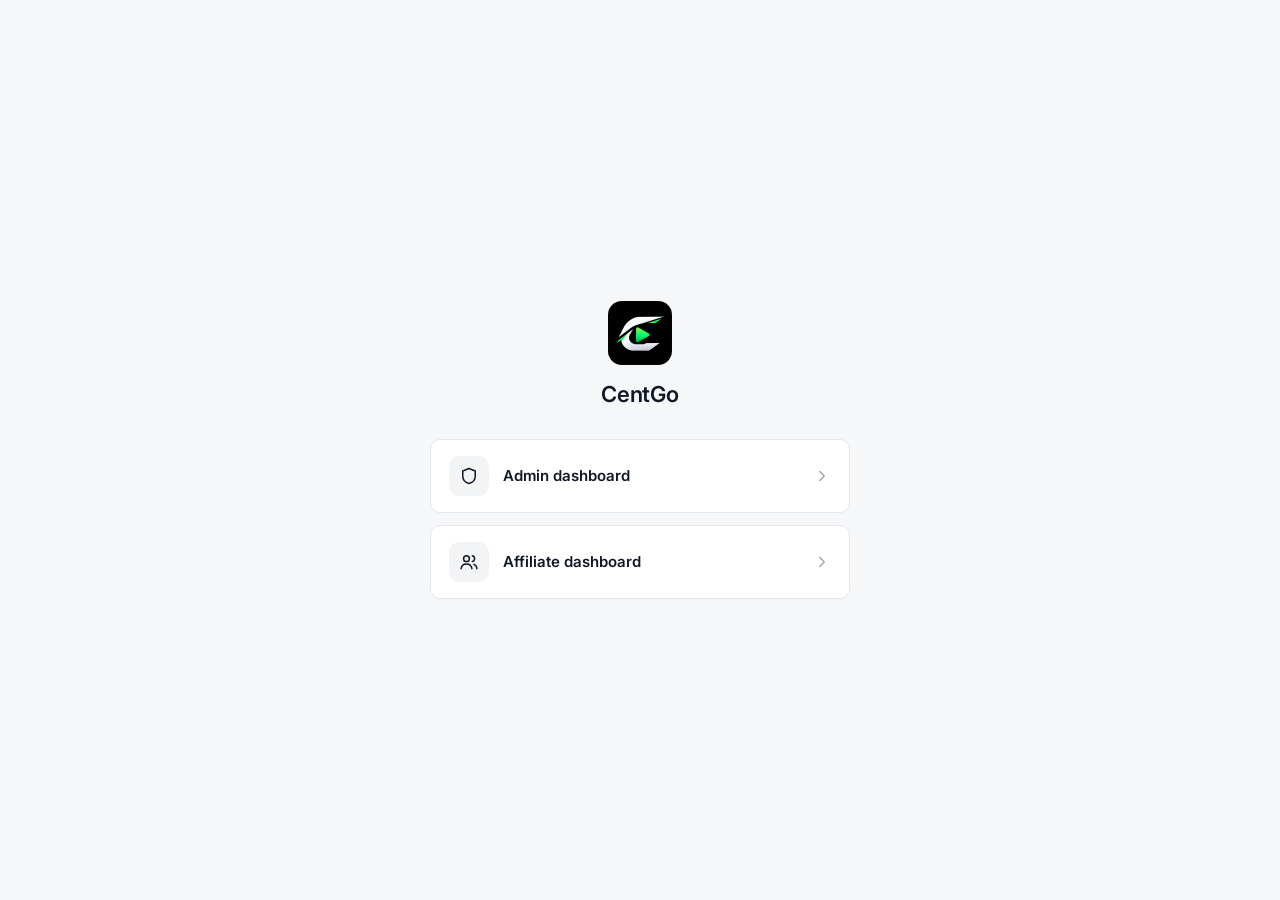
<file: index.html>
<!doctype html>
<html lang="en">
<head>
<meta charset="utf-8">
<meta name="viewport" content="width=device-width, initial-scale=1, viewport-fit=cover">
<meta name="theme-color" content="#0b0b0c">
<title>CentGo</title>
<link rel="preconnect" href="https://fonts.googleapis.com">
<link href="https://fonts.googleapis.com/css2?family=Inter:wght@400;500;600;700&display=swap" rel="stylesheet">
<link rel="icon" href="assets/logo.png">
<link rel="stylesheet" href="assets/styles.css">
<style>
  body{min-height:100vh;display:flex;align-items:center;justify-content:center;padding:24px 16px}
  .start{width:100%;max-width:420px;text-align:center}
  .start .brand-mark{width:44px;height:44px;font-size:16px;border-radius:10px;margin:0 auto 14px}
  .start h1{margin:0 0 28px;font-size:22px;font-weight:600;letter-spacing:-.01em}
  .choices{display:grid;gap:12px}
  .choice{display:flex;align-items:center;gap:14px;padding:16px 18px;text-align:left;font-weight:600;font-size:15px;transition:border-color .15s,box-shadow .15s}
  .choice:hover{border-color:var(--border-strong);box-shadow:0 4px 14px rgba(17,24,39,.06)}
  .choice:focus-visible{outline:0;border-color:var(--accent);box-shadow:0 0 0 3px var(--accent-soft)}
  .choice .ic{width:40px;height:40px;border-radius:10px;display:grid;place-items:center;background:#f3f4f6;color:var(--text)}
  .choice .ic svg.i{width:20px;height:20px}
  .choice .go{margin-left:auto;color:var(--text-3)}
</style>
</head>
<body>
<svg width="0" height="0" style="position:absolute">
  <defs>
    <symbol id="i-shield" viewBox="0 0 24 24"><path d="M12 3 4.5 6v6c0 4.5 3.2 8 7.5 9 4.3-1 7.5-4.5 7.5-9V6z"/></symbol>
    <symbol id="i-users" viewBox="0 0 24 24"><circle cx="9" cy="8" r="3.5"/><path d="M2.5 20c.6-3.4 3.2-5.5 6.5-5.5s5.9 2.1 6.5 5.5"/><path d="M16 4.6a3.5 3.5 0 0 1 0 6.8"/><path d="M18 14.8c1.9.7 3.2 2.6 3.5 5.2"/></symbol>
    <symbol id="i-chev" viewBox="0 0 24 24"><path d="m9 6 6 6-6 6"/></symbol>
  </defs>
</svg>
<main class="start">
  <img class="start-logo" src="assets/logo.png" alt="CentGo">
  <h1>CentGo</h1>
  <div class="choices">
    <a class="card choice" href="admin.html"><span class="ic"><svg class="i"><use href="#i-shield"/></svg></span>Admin dashboard<svg class="i go"><use href="#i-chev"/></svg></a>
    <a class="card choice" href="affiliate.html"><span class="ic"><svg class="i"><use href="#i-users"/></svg></span>Affiliate dashboard<svg class="i go"><use href="#i-chev"/></svg></a>
  </div>
</main>
</body>
</html>
</file>
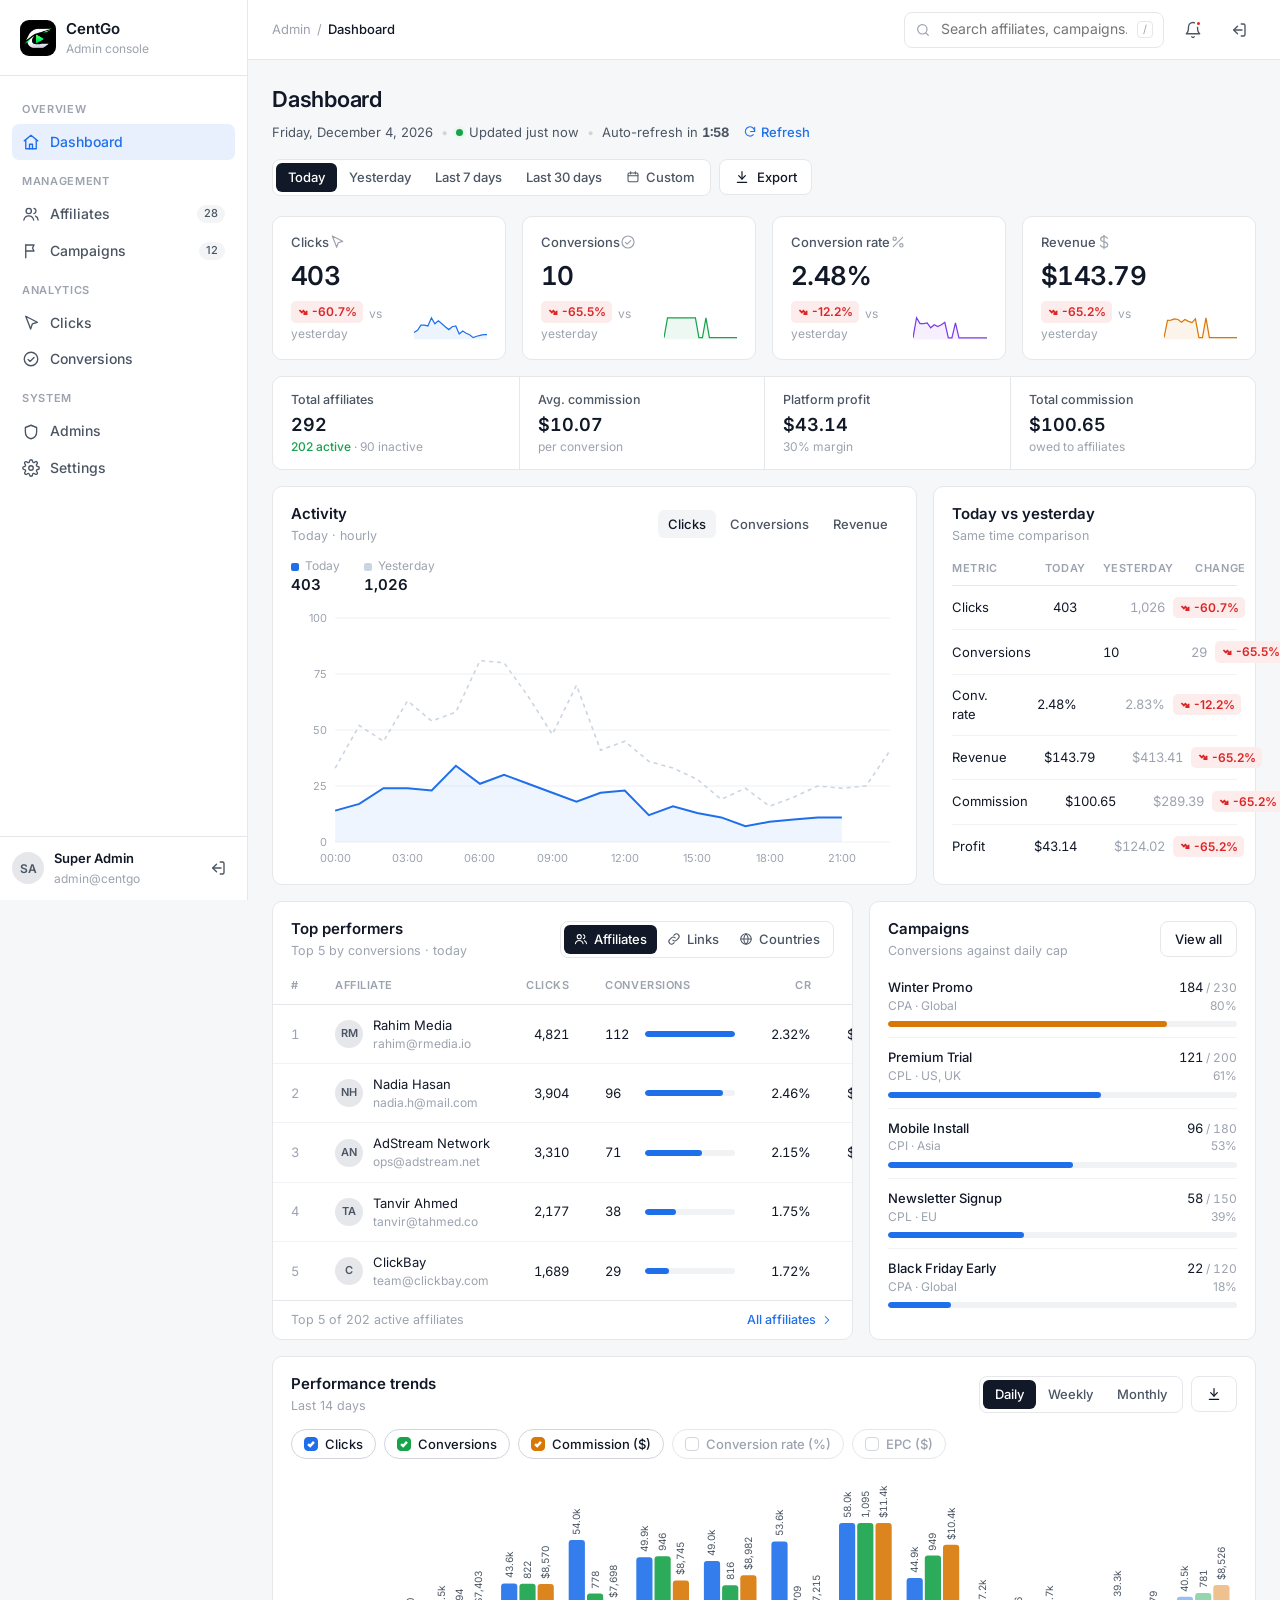
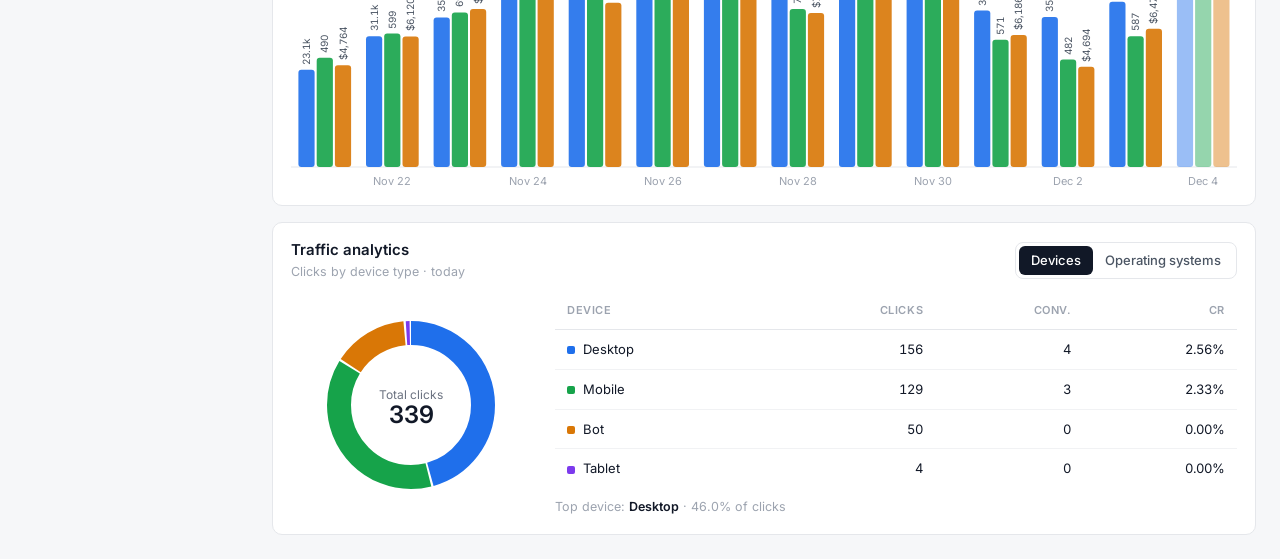
<file: admin.html>
<!doctype html>
<html lang="en">
<head>
<meta charset="utf-8">
<meta name="viewport" content="width=device-width, initial-scale=1, viewport-fit=cover">
<meta name="theme-color" content="#0b0b0c">
<title>CentGo Admin</title>
<link rel="preconnect" href="https://fonts.googleapis.com">
<link href="https://fonts.googleapis.com/css2?family=Inter:wght@400;500;600;700&display=swap" rel="stylesheet">
<link rel="icon" href="assets/logo.png">
<link rel="stylesheet" href="assets/styles.css">
</head>
<body>

<!-- SVG icon sprite -->
<svg width="0" height="0" style="position:absolute">
  <defs>
    <symbol id="i-home" viewBox="0 0 24 24"><path d="M3 10.5 12 3l9 7.5"/><path d="M5 9.5V21h14V9.5"/><path d="M10 21v-6h4v6"/></symbol>
    <symbol id="i-users" viewBox="0 0 24 24"><circle cx="9" cy="8" r="3.5"/><path d="M2.5 20c.6-3.4 3.2-5.5 6.5-5.5s5.9 2.1 6.5 5.5"/><path d="M16 4.6a3.5 3.5 0 0 1 0 6.8"/><path d="M18 14.8c1.9.7 3.2 2.6 3.5 5.2"/></symbol>
    <symbol id="i-flag" viewBox="0 0 24 24"><path d="M5 21V4"/><path d="M5 4h11l-2 4 2 4H5"/></symbol>
    <symbol id="i-file" viewBox="0 0 24 24"><path d="M14 3H6v18h12V7z"/><path d="M14 3v4h4"/><path d="M9 13h6M9 17h4"/></symbol>
    <symbol id="i-cursor" viewBox="0 0 24 24"><path d="m5 3 6.5 17 2.3-6.8L20.5 11z"/></symbol>
    <symbol id="i-check" viewBox="0 0 24 24"><circle cx="12" cy="12" r="9"/><path d="m8 12.5 2.7 2.7L16 10"/></symbol>
    <symbol id="i-shield" viewBox="0 0 24 24"><path d="M12 3 4.5 6v6c0 4.5 3.2 8 7.5 9 4.3-1 7.5-4.5 7.5-9V6z"/></symbol>
    <symbol id="i-gear" viewBox="0 0 24 24"><circle cx="12" cy="12" r="3"/><path d="M19.4 15a1.7 1.7 0 0 0 .3 1.8l.1.1a2 2 0 1 1-2.8 2.8l-.1-.1a1.7 1.7 0 0 0-1.8-.3 1.7 1.7 0 0 0-1 1.5V21a2 2 0 1 1-4 0v-.1a1.7 1.7 0 0 0-1.1-1.5 1.7 1.7 0 0 0-1.8.3l-.1.1a2 2 0 1 1-2.8-2.8l.1-.1a1.7 1.7 0 0 0 .3-1.8 1.7 1.7 0 0 0-1.5-1H3a2 2 0 1 1 0-4h.1a1.7 1.7 0 0 0 1.5-1.1 1.7 1.7 0 0 0-.3-1.8l-.1-.1a2 2 0 1 1 2.8-2.8l.1.1a1.7 1.7 0 0 0 1.8.3H9a1.7 1.7 0 0 0 1-1.5V3a2 2 0 1 1 4 0v.1a1.7 1.7 0 0 0 1 1.5 1.7 1.7 0 0 0 1.8-.3l.1-.1a2 2 0 1 1 2.8 2.8l-.1.1a1.7 1.7 0 0 0-.3 1.8V9a1.7 1.7 0 0 0 1.5 1H21a2 2 0 1 1 0 4h-.1a1.7 1.7 0 0 0-1.5 1z"/></symbol>
    <symbol id="i-logout" viewBox="0 0 24 24"><path d="M15 4h3a2 2 0 0 1 2 2v12a2 2 0 0 1-2 2h-3"/><path d="M10 17l-5-5 5-5"/><path d="M5 12h11"/></symbol>
    <symbol id="i-search" viewBox="0 0 24 24"><circle cx="11" cy="11" r="7"/><path d="m20 20-3.5-3.5"/></symbol>
    <symbol id="i-bell" viewBox="0 0 24 24"><path d="M6 8a6 6 0 1 1 12 0c0 7 3 9 3 9H3s3-2 3-9"/><path d="M10.3 21a1.9 1.9 0 0 0 3.4 0"/></symbol>
    <symbol id="i-menu" viewBox="0 0 24 24"><path d="M4 6h16M4 12h16M4 18h16"/></symbol>
    <symbol id="i-refresh" viewBox="0 0 24 24"><path d="M20 11a8 8 0 1 0-2.3 5.7"/><path d="M20 4v7h-7"/></symbol>
    <symbol id="i-download" viewBox="0 0 24 24"><path d="M12 4v11"/><path d="m7 10 5 5 5-5"/><path d="M5 20h14"/></symbol>
    <symbol id="i-percent" viewBox="0 0 24 24"><path d="M19 5 5 19"/><circle cx="7" cy="7" r="2.5"/><circle cx="17" cy="17" r="2.5"/></symbol>
    <symbol id="i-dollar" viewBox="0 0 24 24"><path d="M12 2v20"/><path d="M17 6.5c-.8-1.5-2.6-2.5-5-2.5-3 0-5 1.5-5 3.8 0 5.2 10.5 2.7 10.5 8.2 0 2.3-2.2 4-5.5 4-2.6 0-4.6-1.1-5.5-3"/></symbol>
    <symbol id="i-chev" viewBox="0 0 24 24"><path d="m9 6 6 6-6 6"/></symbol>
    <symbol id="i-plus" viewBox="0 0 24 24"><path d="M12 5v14M5 12h14"/></symbol>
    <symbol id="i-link" viewBox="0 0 24 24"><path d="M10 14a4.5 4.5 0 0 0 6.4 0l3-3a4.5 4.5 0 0 0-6.4-6.4l-1.2 1.2"/><path d="M14 10a4.5 4.5 0 0 0-6.4 0l-3 3a4.5 4.5 0 0 0 6.4 6.4l1.2-1.2"/></symbol>
    <symbol id="i-edit" viewBox="0 0 24 24"><path d="M4 20h4L19 9l-4-4L4 16z"/><path d="m13.5 6.5 4 4"/></symbol>
    <symbol id="i-eye" viewBox="0 0 24 24"><path d="M2 12s3.6-7 10-7 10 7 10 7-3.6 7-10 7S2 12 2 12z"/><circle cx="12" cy="12" r="3"/></symbol>
    <symbol id="i-trash" viewBox="0 0 24 24"><path d="M4 7h16"/><path d="M10 11v6M14 11v6"/><path d="M6 7l1 13h10l1-13"/><path d="M9 7V4h6v3"/></symbol>
    <symbol id="i-x" viewBox="0 0 24 24"><path d="M6 6l12 12M18 6 6 18"/></symbol>
    <symbol id="i-ok" viewBox="0 0 24 24"><path d="m5 12.5 4.5 4.5L19 7.5"/></symbol>
    <symbol id="i-flame" viewBox="0 0 24 24"><path d="M12 3c1 3.5 5 5.5 5 10a5 5 0 0 1-10 0c0-2.2 1-3.6 2-4.5.2 1.7 1 2.8 2 3.2 0-3 0-5.7 1-8.7z"/></symbol>
    <symbol id="i-calendar" viewBox="0 0 24 24"><rect x="3.5" y="5" width="17" height="15" rx="2"/><path d="M3.5 10h17M8 3v4M16 3v4"/></symbol>
    <symbol id="i-spark" viewBox="0 0 24 24"><path d="M12 3v4M12 17v4M3 12h4M17 12h4M6 6l2.5 2.5M15.5 15.5 18 18M18 6l-2.5 2.5M8.5 15.5 6 18"/></symbol>
    <symbol id="i-star" viewBox="0 0 24 24"><path d="m12 3.5 2.6 5.3 5.9.9-4.3 4.1 1 5.8L12 16.9l-5.2 2.7 1-5.8-4.3-4.1 5.9-.9z"/></symbol>
    <symbol id="i-clock" viewBox="0 0 24 24"><circle cx="12" cy="12" r="9"/><path d="M12 7v5l3 2"/></symbol>
    <symbol id="i-minus" viewBox="0 0 24 24"><path d="M5 12h14"/></symbol>
    <symbol id="i-image" viewBox="0 0 24 24"><rect x="3" y="4" width="18" height="16" rx="2"/><circle cx="9" cy="10" r="2"/><path d="m21 16-5-5-9 9"/></symbol>
    <symbol id="i-user"viewBox="0 0 24 24"><circle cx="12" cy="8" r="4"/><path d="M4 21c.8-4 4-6.5 8-6.5s7.2 2.5 8 6.5"/></symbol>
    <symbol id="i-mail" viewBox="0 0 24 24"><rect x="3" y="5" width="18" height="14" rx="2"/><path d="m4 7 8 6 8-6"/></symbol>
    <symbol id="i-copy" viewBox="0 0 24 24"><rect x="9" y="9" width="11" height="11" rx="2"/><path d="M15 9V5a1 1 0 0 0-1-1H5a1 1 0 0 0-1 1v9a1 1 0 0 0 1 1h4"/></symbol>
    <symbol id="i-chevl"viewBox="0 0 24 24"><path d="m15 6-6 6 6 6"/></symbol>
    <symbol id="i-globe"viewBox="0 0 24 24"><circle cx="12" cy="12" r="9"/><path d="M3 12h18"/><path d="M12 3c2.5 2.6 3.8 5.6 3.8 9s-1.3 6.4-3.8 9c-2.5-2.6-3.8-5.6-3.8-9S9.5 5.6 12 3z"/></symbol>
  </defs>
</svg>

<aside class="sidebar" id="sidebar">
  <div class="brand">
    <img class="brand-logo" src="assets/logo.png" alt="CentGo">
    <div><div class="brand-name">CentGo</div><div class="brand-sub">Admin console</div></div>
  </div>
  <nav class="nav" id="nav">
    <div class="nav-label">Overview</div>
    <a class="nav-item" href="#dashboard" data-page="dashboard"><svg class="i"><use href="#i-home"/></svg>Dashboard</a>

    <div class="nav-label">Management</div>
    <a class="nav-item" href="#affiliates" data-page="affiliates"><svg class="i"><use href="#i-users"/></svg>Affiliates<span class="badge">292</span></a>
    <a class="nav-item" href="#campaigns" data-page="campaigns"><svg class="i"><use href="#i-flag"/></svg>Campaigns<span class="badge">0</span></a>

    <div class="nav-label">Analytics</div>
    <a class="nav-item" href="#clicks" data-page="clicks"><svg class="i"><use href="#i-cursor"/></svg>Clicks</a>
    <a class="nav-item" href="#conversions" data-page="conversions"><svg class="i"><use href="#i-check"/></svg>Conversions</a>

    <div class="nav-label">System</div>
    <a class="nav-item" href="#admins" data-page="admins"><svg class="i"><use href="#i-shield"/></svg>Admins</a>
    <a class="nav-item" href="#settings" data-page="settings"><svg class="i"><use href="#i-gear"/></svg>Settings</a>
  </nav>
  <div class="side-foot">
    <div class="avatar">SA</div>
    <div class="who"><b>Super Admin</b><span>admin@centgo</span></div>
    <button class="icon-btn" title="Log out" data-action="logout"><svg class="i"><use href="#i-logout"/></svg></button>
  </div>
</aside>
<div class="scrim" id="scrim"></div>

<div class="main">
  <header class="topbar">
    <button class="icon-btn menu-btn" id="menuBtn" aria-label="Open menu"><svg class="i"><use href="#i-menu"/></svg></button>
    <div class="crumbs" id="crumbs"></div>
    <label class="search">
      <svg class="i" style="width:16px;height:16px"><use href="#i-search"/></svg>
      <input id="searchInput" placeholder="Search affiliates, campaigns…">
      <kbd>/</kbd>
    </label>
    <div style="position:relative">
      <button class="icon-btn" id="bellBtn" aria-label="Notifications"><svg class="i"><use href="#i-bell"/></svg><span class="dot-red" id="bellDot"></span></button>
      <div class="menu" id="bellMenu">
        <div class="menu-head">Notifications <button class="link-btn" style="font-size:12px" id="markRead">Mark all read</button></div>
        <div class="menu-item unread"><div class="ic"><svg class="i"><use href="#i-users"/></svg></div><div><b>3 new affiliate sign-ups</b> waiting for approval<small>12 min ago</small></div></div>
        <div class="menu-item unread"><div class="ic"><svg class="i"><use href="#i-flag"/></svg></div><div>Campaign <b>Winter Promo</b> hit 80% of its daily cap<small>1 hr ago</small></div></div>
        <div class="menu-item"><div class="ic"><svg class="i"><use href="#i-dollar"/></svg></div><div>Weekly payout batch <b>#1042</b> completed<small>Yesterday</small></div></div>
      </div>
    </div>
    <button class="icon-btn" title="Log out" data-action="logout"><svg class="i"><use href="#i-logout"/></svg></button>
  </header>

  <main class="page" id="page"></main>
</div>

<!-- logout modal -->
<div class="modal-bg" id="logoutModal">
  <div class="modal" role="dialog" aria-modal="true">
    <h3>Log out?</h3>
    <p>You'll need to sign in again to access the admin console.</p>
    <div class="acts">
      <button class="btn" data-close>Cancel</button>
      <button class="btn danger" id="confirmLogout">Log out</button>
    </div>
  </div>
</div>
<!-- add / edit affiliate -->
<div class="modal-bg" id="formModal">
  <div class="modal wide" role="dialog" aria-modal="true">
    <h3 id="formTitle"></h3>
    <p id="formSub"></p>
    <form class="form" id="affForm" novalidate></form>
    <div class="acts">
      <button class="btn" data-close>Cancel</button>
      <button class="btn primary" id="formSave">Save</button>
    </div>
  </div>
</div>
<!-- generic confirm -->
<div class="modal-bg" id="confirmModal">
  <div class="modal" role="dialog" aria-modal="true">
    <h3 id="cfTitle"></h3>
    <p id="cfText"></p>
    <div class="acts">
      <button class="btn" data-close>Cancel</button>
      <button class="btn danger" id="cfOk"></button>
    </div>
  </div>
</div>

<div class="toast" id="toast"></div>

<script>
/* ============ helpers ============ */
const $ = (s, el=document) => el.querySelector(s);
const $$ = (s, el=document) => [...el.querySelectorAll(s)];
const fmt = n => n.toLocaleString('en-US');
const money = n => '$' + n.toLocaleString('en-US',{minimumFractionDigits:2,maximumFractionDigits:2});
const icon = id => `<svg class="i"><use href="#i-${id}"/></svg>`;
function toast(msg){const t=$('#toast');t.textContent=msg;t.classList.add('show');clearTimeout(t._t);t._t=setTimeout(()=>t.classList.remove('show'),2200)}
function rng(seed){return()=>{seed=(seed*16807)%2147483647;return(seed-1)/2147483646}}

/* ============ mock data ============ */
const RANGES = {
  today:     {label:'Today',     prev:'yesterday',     points:24, seed:11, base:22, hourly:true},
  yesterday: {label:'Yesterday', prev:'day before',    points:24, seed:23, base:52, hourly:true},
  '7d':      {label:'Last 7 days',  prev:'previous 7 days',  points:7,  seed:37, base:1180},
  '30d':     {label:'Last 30 days', prev:'previous 30 days', points:30, seed:51, base:1050},
};
const PAYOUT = 14.5, COMMISSION_RATE = 0.7;
// custom dashboard range: one day → hourly, otherwise one point per day, compared with the same-length period before it
function setCustomRange(v){
  const n = Math.round((new Date(v.to+'T12:00') - new Date(v.from+'T12:00'))/DAY) + 1, one = n===1;
  state.custom = v;
  RANGES.custom = {label:rangeLabel(v), prev:'previous period', points: one ? 24 : n, hourly:one, base: one ? 50 : 1100,
    seed: (parseInt(v.from.replace(/-/g,''), 10) % 997) + n, end:v.to};
}

function buildSeries(key, jitter=0){
  const r = RANGES[key], rand = rng(r.seed + jitter);
  const nowH = new Date().getHours();
  const out = [];
  for(let i=0;i<r.points;i++){
    let shape = 1;
    if(r.hourly) shape = 0.35 + Math.sin((i-6)/24*Math.PI*2 - Math.PI/2)*-0.5 + 0.5; // daytime peak
    let clicks = Math.round(r.base * shape * (0.75 + rand()*0.5));
    if((key==='today' || (key==='custom' && r.hourly && r.end===isoDay(new Date()))) && i>nowH) clicks = null;   // future hours
    const conv = clicks==null ? null : Math.round(clicks * (0.018 + rand()*0.02));
    out.push({clicks, conv, rev: conv==null?null: +(conv*PAYOUT*(0.85+rand()*0.3)).toFixed(2)});
  }
  return out;
}
function labelsFor(key){
  const r = RANGES[key];
  if(r.hourly) return Array.from({length:24},(_,i)=>`${String(i).padStart(2,'0')}:00`);
  const d = r.end ? new Date(r.end+'T12:00') : new Date(); return Array.from({length:r.points},(_,i)=>{
    const x = new Date(d); x.setDate(d.getDate()-(r.points-1-i));
    return x.toLocaleDateString('en-US',{month:'short',day:'numeric'});
  });
}
function totals(series){
  const s = series.filter(p=>p.clicks!=null);
  const clicks = s.reduce((a,p)=>a+p.clicks,0), conv = s.reduce((a,p)=>a+p.conv,0), rev = s.reduce((a,p)=>a+p.rev,0);
  const commission = rev*COMMISSION_RATE;
  return {clicks, conv, rev, rate: clicks? conv/clicks*100 : 0, commission, profit: rev-commission, avgComm: conv? commission/conv : 0};
}
const pct = (a,b) => b===0 ? 0 : (a-b)/b*100;

const AFFILIATES = [
  {name:'Rahim Media',      email:'rahim@rmedia.io',   clicks:4821, conv:112, rev:1624.0, status:'ok'},
  {name:'Nadia Hasan',      email:'nadia.h@mail.com',  clicks:3904, conv:96,  rev:1392.0, status:'ok'},
  {name:'AdStream Network', email:'ops@adstream.net',  clicks:3310, conv:71,  rev:1029.5, status:'ok'},
  {name:'Tanvir Ahmed',     email:'tanvir@tahmed.co',  clicks:2177, conv:38,  rev:551.0,  status:'warn'},
  {name:'ClickBay',         email:'team@clickbay.com', clicks:1689, conv:29,  rev:420.5,  status:'ok'},
  {name:'Jamal Uddin',      email:'jamal.u@mail.com',  clicks:942,  conv:9,   rev:130.5,  status:'off'},
];
const CAMPAIGNS = [
  {name:'Winter Promo',       type:'CPA · Global',  conv:184, cap:230},
  {name:'Premium Trial',      type:'CPL · US, UK',  conv:121, cap:200},
  {name:'Mobile Install',     type:'CPI · Asia',    conv:96,  cap:180},
  {name:'Newsletter Signup',  type:'CPL · EU',      conv:58,  cap:150},
  {name:'Black Friday Early', type:'CPA · Global',  conv:22,  cap:120},
];

const LINKS = [
  {name:'pm.link/winter-promo',  sub:'Winter Promo',       clicks:6120, conv:148, rev:2146.0},
  {name:'pm.link/premium-trial', sub:'Premium Trial',      clicks:4870, conv:103, rev:1493.5},
  {name:'pm.link/app-install',   sub:'Mobile Install',     clicks:5302, conv:88,  rev:1276.0},
  {name:'pm.link/newsletter',    sub:'Newsletter Signup',  clicks:2210, conv:51,  rev:739.5},
  {name:'pm.link/bf-early',      sub:'Black Friday Early', clicks:1488, conv:22,  rev:319.0},
];
const COUNTRIES = [
  {code:'US', name:'United States',  clicks:5410, conv:131, rev:1899.5},
  {code:'BD', name:'Bangladesh',     clicks:7820, conv:97,  rev:1406.5},
  {code:'GB', name:'United Kingdom', clicks:2930, conv:74,  rev:1073.0},
  {code:'IN', name:'India',          clicks:6105, conv:58,  rev:841.0},
  {code:'DE', name:'Germany',        clicks:1760, conv:41,  rev:594.5},
];
const TRAFFIC = {
  devices:{label:'device type', rows:[
    {name:'Desktop',clicks:156,conv:4},{name:'Mobile',clicks:129,conv:3},{name:'Bot',clicks:50,conv:0},{name:'Tablet',clicks:4,conv:0}]},
  os:{label:'operating system', rows:[
    {name:'Windows',clicks:141,conv:4},{name:'Android',clicks:98,conv:2},{name:'iOS',clicks:52,conv:1},{name:'macOS',clicks:21,conv:0},{name:'Linux',clicks:15,conv:0},{name:'Other',clicks:12,conv:0}]},
};
const SERIES_COLORS = ['#1f6feb','#16a34a','#d97706','#7c3aed','#0891b2','#9ca3af'];
const TREND_METRICS = {
  clicks:    {label:'Clicks',          color:'#1f6feb', f:v=>fmt(Math.round(v))},
  conv:      {label:'Conversions',     color:'#16a34a', f:v=>fmt(Math.round(v))},
  commission:{label:'Commission ($)',  color:'#d97706', f:v=>money(v)},
  cr:        {label:'Conversion rate (%)', color:'#7c3aed', f:v=>v.toFixed(2)+'%'},
  epc:       {label:'EPC ($)',         color:'#0891b2', f:v=>'$'+v.toFixed(3)},
};

/* ============ state ============ */
const state = { range:'today', metric:'clicks', jitter:0, lastUpdate:Date.now(), nextRefresh:120,
  top:'affiliates', gran:'daily', tmetrics:new Set(['clicks','conv','commission']), traffic:'devices' };

/* ============ dashboard ============ */
function deltaHtml(v, invert=false){
  const r = Math.round(v*10)/10;
  if(Math.abs(r) < 0.1) return `<span class="delta flat">0%</span>`;
  const up = r>0, good = invert ? !up : up;
  const path = up ? 'M3 9l3-3 2 2 4-4M8 4h4v4' : 'M3 4l3 3 2-2 4 4M8 9h4V5';
  return `<span class="delta ${good?'up':'down'}"><svg viewBox="0 0 15 13"><path d="${path}"/></svg>${up?'+':''}${r}%</span>`;
}
function sparkline(vals, color){
  vals = vals.filter(v=>v!=null); if(vals.length<2) return '';
  const w=96,h=32,max=Math.max(...vals),min=Math.min(...vals),span=max-min||1;
  const pts = vals.map((v,i)=>[i/(vals.length-1)*w, h-2-(v-min)/span*(h-6)]);
  const d = pts.map((p,i)=>(i?'L':'M')+p[0].toFixed(1)+' '+p[1].toFixed(1)).join(' ');
  return `<svg class="spark" viewBox="0 0 ${w} ${h}"><path d="${d} L${w} ${h} L0 ${h}Z" fill="${color}" opacity=".08"/><path d="${d}" fill="none" stroke="${color}" stroke-width="1.6"/></svg>`;
}

function renderDashboard(){
  const r = RANGES[state.range];
  const cur = buildSeries(state.range, state.jitter);
  const prevKey = state.range==='today' ? 'yesterday' : state.range;
  const prev = buildSeries(prevKey, 99 + (state.range==='today'?-99:0));
  const T = totals(cur), P = totals(prev);
  const todayT = totals(buildSeries('today', state.jitter)), yT = totals(buildSeries('yesterday'));
  const prettyDate = new Date().toLocaleDateString('en-US',{weekday:'long',month:'long',day:'numeric',year:'numeric'});

  $('#page').innerHTML = `
    <div class="page-head">
      <div>
        <h1>Dashboard</h1>
        <div class="meta">
          <span>${prettyDate}</span><span class="sep">•</span>
          <span class="live" id="updated">Updated just now</span><span class="sep">•</span>
          <span>Auto-refresh in <b class="num" id="countdown">2:00</b></span>
          <button class="link-btn" id="refreshBtn">${icon('refresh').replace('class="i"','class="i" style="width:14px;height:14px"')}Refresh</button>
        </div>
      </div>
      <div class="head-actions">
        <div class="seg" id="rangeSeg">
          ${['today','yesterday','7d','30d'].map(k=>`<button data-range="${k}" class="${k===state.range?'on':''}">${RANGES[k].label}</button>`).join('')}
          <button data-range="custom" class="${state.range==='custom'?'on':''}" title="Pick a custom date range">${icon('calendar')}${state.range==='custom' ? RANGES.custom.label : 'Custom'}</button>
        </div>
        <button class="btn" id="exportBtn">${icon('download')}Export</button>
      </div>
    </div>

    <section class="kpis">
      ${kpiCard('Clicks','cursor',fmt(T.clicks),pct(T.clicks,P.clicks),cur.map(p=>p.clicks),'#1f6feb',r.prev,'clicks')}
      ${kpiCard('Conversions','check',fmt(T.conv),pct(T.conv,P.conv),cur.map(p=>p.conv),'#16a34a',r.prev,'conversions')}
      ${kpiCard('Conversion rate','percent',T.rate.toFixed(2)+'%',pct(T.rate,P.rate),cur.map(p=>p.clicks?p.conv/p.clicks:null),'#7c3aed',r.prev,'conversions')}
      ${kpiCard('Revenue','dollar',money(T.rev),pct(T.rev,P.rev),cur.map(p=>p.rev),'#d97706',r.prev,'conversions')}
    </section>

    <section class="card stats">
      <div class="stat"><div class="l">Total affiliates</div><div class="v num">292</div><div class="s"><b>202 active</b> · 90 inactive</div></div>
      <div class="stat"><div class="l">Avg. commission</div><div class="v num">${money(T.avgComm)}</div><div class="s">per conversion</div></div>
      <div class="stat"><div class="l">Platform profit</div><div class="v num">${money(T.profit)}</div><div class="s">${Math.round((1-COMMISSION_RATE)*100)}% margin</div></div>
      <div class="stat"><div class="l">Total commission</div><div class="v num">${money(T.commission)}</div><div class="s">owed to affiliates</div></div>
    </section>

    <section class="grid-2">
      <div class="card">
        <div class="card-head">
          <div><h2>Activity</h2><p>${r.label} · ${r.hourly?'hourly':'daily'}</p></div>
          <div class="tabs" id="metricTabs">
            <button data-metric="clicks">Clicks</button>
            <button data-metric="conv">Conversions</button>
            <button data-metric="rev">Revenue</button>
          </div>
        </div>
        <div class="chart-sum">
          <div><span><i class="legend-dot" style="background:var(--accent)"></i>${r.label}</span><b class="num" id="sumCur"></b></div>
          <div><span><i class="legend-dot" style="background:#cbd5e1"></i>${cap(r.prev)}</span><b class="num" id="sumPrev"></b></div>
        </div>
        <div class="chart-wrap"><svg id="chart"></svg><div class="tip" id="tip"></div></div>
      </div>

      <div class="card">
        <div class="card-head"><div><h2>Today vs yesterday</h2><p>Same time comparison</p></div></div>
        <div class="cmp">
          <div class="cmp-head"><span>Metric</span><span class="r">Today</span><span class="r">Yesterday</span><span class="r">Change</span></div>
          ${cmpRow('Clicks', fmt(todayT.clicks), fmt(yT.clicks), pct(todayT.clicks,yT.clicks))}
          ${cmpRow('Conversions', fmt(todayT.conv), fmt(yT.conv), pct(todayT.conv,yT.conv))}
          ${cmpRow('Conv. rate', todayT.rate.toFixed(2)+'%', yT.rate.toFixed(2)+'%', pct(todayT.rate,yT.rate))}
          ${cmpRow('Revenue', money(todayT.rev), money(yT.rev), pct(todayT.rev,yT.rev))}
          ${cmpRow('Commission', money(todayT.commission), money(yT.commission), pct(todayT.commission,yT.commission))}
          ${cmpRow('Profit', money(todayT.profit), money(yT.profit), pct(todayT.profit,yT.profit))}
        </div>
      </div>
    </section>

    <section class="grid-2b">
      <div class="card">
        <div class="card-head">
          <div><h2>Top performers</h2><p>Top 5 by conversions · ${state.range==='custom' ? r.label : r.label.toLowerCase()}</p></div>
          <div class="seg sm" id="topTabs">
            <button data-top="affiliates">${icon('users')}Affiliates</button>
            <button data-top="links">${icon('link')}Links</button>
            <button data-top="countries">${icon('globe')}Countries</button>
          </div>
        </div>
        <div class="table-wrap" id="topTable"></div>
        <div class="card-foot" id="topFoot"></div>
      </div>

      <div class="card">
        <div class="card-head"><div><h2>Campaigns</h2><p>Conversions against daily cap</p></div><a class="btn" href="#campaigns">View all</a></div>
        <div class="camp">
          ${CAMPAIGNS.map(c=>{const p=Math.round(c.conv/c.cap*100);return `<div class="camp-row" data-go="campaigns">
            <div class="camp-line"><span class="camp-name">${c.name}</span><span class="num">${c.conv} <span class="camp-meta">/ ${c.cap}</span></span></div>
            <div class="camp-line"><span class="camp-meta">${c.type}</span><span class="camp-meta">${p}%</span></div>
            <div class="bar"><i style="width:${p}%;${p>=80?'background:var(--amber)':''}"></i></div>
          </div>`}).join('')}
        </div>
      </div>
    </section>

    <section class="card section">
      <div class="card-head">
        <div><h2>Performance trends</h2><p id="trendSub"></p></div>
        <div class="head-actions">
          <div class="seg" id="granSeg">
            <button data-g="daily">Daily</button><button data-g="weekly">Weekly</button><button data-g="monthly">Monthly</button>
          </div>
          <button class="btn" id="trendDl" title="Download CSV">${icon('download')}</button>
        </div>
      </div>
      <div class="metric-picks" id="metricPicks">
        ${Object.entries(TREND_METRICS).map(([k,m])=>`<button class="chip" data-m="${k}" style="--c:${m.color}"><span class="box"><svg viewBox="0 0 12 12"><path d="M2.5 6.2 5 8.5l4.5-5"/></svg></span>${m.label}</button>`).join('')}
      </div>
      <div class="chart-wrap"><svg id="trendChart"></svg><div class="tip" id="trendTip"></div></div>
    </section>

    <section class="card section">
      <div class="card-head">
        <div><h2>Traffic analytics</h2><p id="trafficSub"></p></div>
        <div class="seg" id="trafficTabs"><button data-t="devices">Devices</button><button data-t="os">Operating systems</button></div>
      </div>
      <div class="traffic" id="traffic"></div>
    </section>`;

  // wire up
  $$('#rangeSeg button').forEach(b=>b.onclick=()=>{
    if(b.dataset.range==='custom') return openRangePicker(b, state.custom, v => { setCustomRange(v); state.range='custom'; renderDashboard(); });
    state.range=b.dataset.range; renderDashboard();
  });
  $$('#metricTabs button').forEach(b=>{b.classList.toggle('on',b.dataset.metric===state.metric);b.onclick=()=>{state.metric=b.dataset.metric;$$('#metricTabs button').forEach(x=>x.classList.toggle('on',x===b));drawChart(cur,prev)}});
  $$('[data-go]').forEach(el=>el.onclick=()=>location.hash=el.dataset.go);
  $$('.kpi').forEach(el=>el.onclick=()=>location.hash=el.dataset.go);
  $('#refreshBtn').onclick=()=>refresh(true);
  $('#exportBtn').onclick=()=>exportCsv(cur);
  drawChart(cur, prev);
  renderTop(); renderTrends(); renderTraffic();
  tickClock();
}
function cap(s){return s[0].toUpperCase()+s.slice(1)}
function kpiCard(label, ic, value, d, spark, color, prevLabel, go){
  return `<button class="card kpi" data-go="${go}">
    <div class="kpi-top"><span>${label}</span>${icon(ic)}</div>
    <div class="kpi-val num">${value}</div>
    <div class="kpi-foot"><div>${deltaHtml(d)}<span class="vs">vs ${prevLabel}</span></div>${sparkline(spark,color)}</div>
  </button>`;
}
function cmpRow(label,a,b,d){
  return `<div class="cmp-row"><span>${label}</span><span class="r num">${a}</span><span class="r num muted">${b}</span><span class="r">${deltaHtml(d)}</span></div>`;
}

/* ============ chart ============ */
function drawChart(cur, prev){
  const svg = $('#chart'); if(!svg) return;
  const m = state.metric, labels = labelsFor(state.range);
  const W = svg.clientWidth || 600, H = 260, pad={l:44,r:8,t:10,b:26};
  const cv = cur.map(p=>p[m]), pv = prev.map(p=>p[m]);
  const max = Math.max(1, ...cv.filter(v=>v!=null), ...pv) * 1.12;
  const nice = niceMax(max), iw = W-pad.l-pad.r, ih = H-pad.t-pad.b;
  const x = i => pad.l + (cv.length===1?iw/2: i/(cv.length-1)*iw);
  const y = v => pad.t + ih - v/nice*ih;
  const f = v => m==='rev' ? '$'+(v>=1000?(v/1000).toFixed(1)+'k':Math.round(v)) : (v>=1000?(v/1000).toFixed(1)+'k':Math.round(v));
  const line = arr => arr.map((v,i)=>v==null?null:[x(i),y(v)]).filter(Boolean).map((p,i)=>(i?'L':'M')+p[0].toFixed(1)+' '+p[1].toFixed(1)).join(' ');
  const curPts = cv.map((v,i)=>v==null?null:[x(i),y(v)]).filter(Boolean);
  const area = curPts.length ? line(cv)+` L${curPts.at(-1)[0]} ${pad.t+ih} L${curPts[0][0]} ${pad.t+ih}Z` : '';
  const step = Math.ceil(labels.length/ (W<500?4:8));
  let g = '';
  for(let k=0;k<=4;k++){const v=nice/4*k, yy=y(v);g+=`<line x1="${pad.l}" x2="${W-pad.r}" y1="${yy}" y2="${yy}" stroke="#eef0f3"/><text x="${pad.l-8}" y="${yy+4}" text-anchor="end" font-size="11" fill="#9ca3af">${f(v)}</text>`}
  labels.forEach((l,i)=>{if(i%step===0) g+=`<text x="${x(i)}" y="${H-6}" text-anchor="middle" font-size="11" fill="#9ca3af">${l}</text>`});
  svg.setAttribute('viewBox',`0 0 ${W} ${H}`);
  svg.innerHTML = g +
    `<path d="${line(pv)}" fill="none" stroke="#cbd5e1" stroke-width="1.6" stroke-dasharray="4 4"/>` +
    `<path d="${area}" fill="#1f6feb" opacity=".07"/>` +
    `<path d="${line(cv)}" fill="none" stroke="#1f6feb" stroke-width="2"/>` +
    `<line id="hoverLine" y1="${pad.t}" y2="${pad.t+ih}" stroke="#d1d5db" visibility="hidden"/>` +
    `<circle id="hoverDot" r="4" fill="#fff" stroke="#1f6feb" stroke-width="2" visibility="hidden"/>` +
    `<rect x="${pad.l}" y="${pad.t}" width="${iw}" height="${ih}" fill="transparent" id="hit"/>`;

  const sum = arr => arr.filter(v=>v!=null).reduce((a,b)=>a+b,0);
  const show = v => m==='rev'?money(v):fmt(v);
  $('#sumCur').textContent = show(sum(cv)); $('#sumPrev').textContent = show(sum(pv));

  const tip = $('#tip'), hl = $('#hoverLine'), hd = $('#hoverDot');
  $('#hit').onpointermove = $('#hit').onpointerdown = e => {
    const rect = svg.getBoundingClientRect(), mx = (e.clientX-rect.left)/rect.width*W;
    const i = Math.max(0, Math.min(cv.length-1, Math.round((mx-pad.l)/iw*(cv.length-1))));
    const xx = x(i); hl.setAttribute('x1',xx); hl.setAttribute('x2',xx); hl.setAttribute('visibility','visible');
    if(cv[i]!=null){hd.setAttribute('cx',xx);hd.setAttribute('cy',y(cv[i]));hd.setAttribute('visibility','visible')} else hd.setAttribute('visibility','hidden');
    tip.innerHTML = `<span>${labels[i]}</span><br><b>${cv[i]==null?'—':show(cv[i])}</b> <span>vs ${show(pv[i])}</span>`;
    tip.style.left = (xx/W*rect.width + 18)+'px'; tip.style.top = (y(Math.max(cv[i]??0,pv[i]))/H*rect.height + 12)+'px'; tip.style.opacity = 1;
  };
  $('#hit').onpointerleave = () => {tip.style.opacity=0;hl.setAttribute('visibility','hidden');hd.setAttribute('visibility','hidden')};
}
function niceMax(v){const p=Math.pow(10,Math.floor(Math.log10(v)));const n=v/p;return (n<=1?1:n<=2?2:n<=2.5?2.5:n<=5?5:10)*p}

/* ============ top performers ============ */
function renderTop(){
  const t = state.top, initials = n => n.split(' ').map(w=>w[0]).join('').slice(0,2);
  let rows, col, foot;
  if(t==='affiliates'){
    rows = [...AFFILIATES].sort((a,b)=>b.conv-a.conv).slice(0,5).map(a=>({...a, sub:a.email, lead:`<div class="avatar">${initials(a.name)}</div>`}));
    col='Affiliate'; foot=['Top 5 of 202 active affiliates','affiliates','All affiliates'];
  } else if(t==='links'){
    rows = LINKS.map(l=>({...l, lead:`<div class="lead">${icon('link')}</div>`}));
    col='Link'; foot=['Top 5 of 38 tracking links','campaigns','All campaigns'];
  } else {
    rows = COUNTRIES.map(c=>({...c, sub:c.code, lead:`<div class="lead">${c.code}</div>`}));
    col='Country'; foot=['Top 5 of 47 countries','clicks','Full geo report'];
  }
  const max = Math.max(...rows.map(r=>r.conv));
  $('#topTable').innerHTML = `<table>
    <thead><tr><th>#</th><th>${col}</th><th class="r">Clicks</th><th>Conversions</th><th class="r">CR</th><th class="r">Revenue</th></tr></thead>
    <tbody>${rows.map((r,i)=>`<tr data-go="${foot[1]}">
      <td class="rank num">${i+1}</td>
      <td><div class="who-cell">${r.lead}<div>${r.name}<small>${r.sub}</small></div></div></td>
      <td class="r num">${fmt(r.clicks)}</td>
      <td><div class="conv-cell"><span class="num">${r.conv}</span><div class="bar"><i style="width:${(r.conv/max*100).toFixed(0)}%"></i></div></div></td>
      <td class="r num">${(r.conv/r.clicks*100).toFixed(2)}%</td>
      <td class="r num">${money(r.rev)}</td>
    </tr>`).join('')}</tbody></table>`;
  $('#topFoot').innerHTML = `<span>${foot[0]}</span><a class="link-btn" href="#${foot[1]}">${foot[2]} ${icon('chev').replace('class="i"','class="i" style="width:14px;height:14px"')}</a>`;
  $$('#topTable [data-go]').forEach(el=>el.onclick=()=>location.hash=el.dataset.go);
  $$('#topTabs button').forEach(b=>{b.classList.toggle('on',b.dataset.top===t);b.onclick=()=>{state.top=b.dataset.top;renderTop()}});
}

/* ============ performance trends ============ */
function trendData(g){
  const n = {daily:14,weekly:12,monthly:12}[g], base = {daily:42000,weekly:290000,monthly:1250000}[g];
  const rand = rng({daily:7,weekly:13,monthly:19}[g]), now = new Date(), out = [];
  for(let i=0;i<n;i++){
    const back = n-1-i, d = new Date(now); let label;
    if(g==='daily'){ d.setDate(now.getDate()-back); label = d.toLocaleDateString('en-US',{month:'short',day:'numeric'}); }
    else if(g==='weekly'){ d.setDate(now.getDate()-now.getDay()+1-back*7); label = d.toLocaleDateString('en-US',{month:'short',day:'numeric'}); }
    else { d.setDate(1); d.setMonth(now.getMonth()-back); label = d.toLocaleDateString('en-US',{month:'short'}) + " '" + String(d.getFullYear()).slice(2); }
    let clicks = Math.round(base*(0.55+rand()*0.9));
    if(back===0) clicks = Math.round(clicks * (g==='daily' ? (now.getHours()+1)/24 : g==='weekly' ? ((now.getDay()||7))/7 : now.getDate()/30));
    const conv = Math.round(clicks*(0.012+rand()*0.01));
    const commission = +(conv*PAYOUT*COMMISSION_RATE*(0.9+rand()*0.2)).toFixed(2);
    out.push({label, clicks, conv, commission, cr: clicks?conv/clicks*100:0, epc: clicks?commission/clicks:0});
  }
  return out;
}
function renderTrends(){
  state.trend = trendData(state.gran);
  const n = state.trend.length;
  $('#trendSub').textContent = {daily:`Last ${n} days`, weekly:`Last ${n} weeks`, monthly:`Last ${n} months`}[state.gran];
  $$('#granSeg button').forEach(b=>{b.classList.toggle('on',b.dataset.g===state.gran);b.onclick=()=>{state.gran=b.dataset.g;renderTrends()}});
  $$('#metricPicks .chip').forEach(c=>{
    c.classList.toggle('on',state.tmetrics.has(c.dataset.m));
    c.onclick=()=>{
      const k=c.dataset.m;
      if(state.tmetrics.has(k)){ if(state.tmetrics.size===1) return toast('Keep at least one metric selected'); state.tmetrics.delete(k); }
      else state.tmetrics.add(k);
      c.classList.toggle('on'); drawTrends();
    };
  });
  $('#trendDl').onclick=()=>{
    const d = state.trend, rows=[['Period','Clicks','Conversions','Commission','Conversion rate (%)','EPC']].concat(d.map(p=>[p.label,p.clicks,p.conv,p.commission,p.cr.toFixed(2),p.epc.toFixed(4)]));
    downloadCsv(rows, `trends-${state.gran}-${new Date().toISOString().slice(0,10)}.csv`);
  };
  drawTrends();
}
function drawTrends(){
  const svg = $('#trendChart'); if(!svg) return;
  const data = state.trend, keys = Object.keys(TREND_METRICS).filter(k=>state.tmetrics.has(k));
  const W = svg.clientWidth || 800, H = 320, axisH = 24, n = data.length, colW = W/n;
  const groupW = colW*0.78, barW = Math.min(34, (groupW - (keys.length-1)*2) / keys.length);
  const realGroupW = barW*keys.length + (keys.length-1)*2;
  const rotate = barW < 28;                       // vertical labels when bars are too thin for horizontal text
  const topPad = rotate ? 52 : 22, base = H - axisH, barMax = base - topPad;
  const compact = v => v>=1e6 ? (v/1e6).toFixed(1)+'M' : v>=1e4 ? (v/1e3).toFixed(1)+'k' : fmt(Math.round(v));
  const short = {clicks:compact, conv:compact, commission:v=>'$'+compact(v), cr:v=>v.toFixed(2)+'%', epc:v=>'$'+v.toFixed(3)};
  const maxOf = {}; keys.forEach(k=>maxOf[k] = Math.max(...data.map(p=>p[k]))||1);
  svg.setAttribute('viewBox',`0 0 ${W} ${H}`); svg.style.height = H+'px';
  let g = `<rect id="tHl" y="0" width="${colW}" height="${base}" fill="#f3f4f6" rx="4" visibility="hidden"/>`;
  g += `<line x1="0" x2="${W}" y1="${base}" y2="${base}" stroke="#e5e7eb"/>`;
  data.forEach((p,i)=>{
    const gx = i*colW + (colW-realGroupW)/2, faded = i===n-1;
    keys.forEach((k,j)=>{
      const m = TREND_METRICS[k], h = Math.max(2, p[k]/maxOf[k]*barMax), x = gx + j*(barW+2), y = base-h, cx = x+barW/2;
      g += `<rect x="${x.toFixed(1)}" y="${y.toFixed(1)}" width="${barW.toFixed(1)}" height="${h.toFixed(1)}" rx="3" fill="${m.color}" opacity="${faded?.45:.9}"/>`;
      g += rotate
        ? `<text transform="translate(${cx+3.5} ${y-5}) rotate(-90)" font-size="10" fill="#4b5563" class="num">${short[k](p[k])}</text>`
        : `<text x="${cx}" y="${y-6}" font-size="10.5" fill="#4b5563" text-anchor="middle" class="num">${short[k](p[k])}</text>`;
    });
  });
  const step = Math.ceil(n/(W<520?5:12));
  data.forEach((p,i)=>{ if((n-1-i)%step===0) g += `<text x="${i*colW+colW/2}" y="${H-6}" font-size="11" fill="#9ca3af" text-anchor="middle">${p.label}</text>`; });
  g += `<rect id="tHit" x="0" y="0" width="${W}" height="${H}" fill="transparent"/>`;
  svg.innerHTML = g;

  const tip = $('#trendTip'), hl = $('#tHl');
  $('#tHit').onpointermove = $('#tHit').onpointerdown = e => {
    const rect = svg.getBoundingClientRect(), i = Math.max(0, Math.min(n-1, Math.floor((e.clientX-rect.left)/rect.width*n)));
    hl.setAttribute('x', i*colW); hl.setAttribute('visibility','visible');
    const p = data[i];
    tip.innerHTML = `<span>${p.label}${i===n-1?' (so far)':''}</span>` + keys.map(k=>`<div class="row"><i style="background:${TREND_METRICS[k].color}"></i>${TREND_METRICS[k].label}<b>${TREND_METRICS[k].f(p[k])}</b></div>`).join('');
    const cx = (i+0.5)*colW/W*rect.width;
    tip.style.left = Math.min(Math.max(cx+18, 110), rect.width-90)+'px'; tip.style.top = (e.clientY-rect.top+12)+'px'; tip.style.opacity = 1;
  };
  $('#tHit').onpointerleave = () => { tip.style.opacity = 0; hl.setAttribute('visibility','hidden'); };
}

/* ============ traffic analytics ============ */
function renderTraffic(){
  const T = TRAFFIC[state.traffic], rows = T.rows, total = rows.reduce((a,r)=>a+r.clicks,0);
  $('#trafficSub').textContent = `Clicks by ${T.label} · today`;
  $$('#trafficTabs button').forEach(b=>{b.classList.toggle('on',b.dataset.t===state.traffic);b.onclick=()=>{state.traffic=b.dataset.t;renderTraffic()}});
  const R = 72, C = 2*Math.PI*R, gap = rows.length>1 ? 2 : 0; let off = 0;
  const segs = rows.map((r,i)=>{ const len = r.clicks/total*C, s = `<circle class="sg" data-i="${i}" cx="100" cy="100" r="${R}" fill="none" stroke="${SERIES_COLORS[i]}" stroke-width="24" stroke-dasharray="${Math.max(0,len-gap)} ${C}" stroke-dashoffset="${-off}" transform="rotate(-90 100 100)"/>`; off += len; return s; }).join('');
  const top = rows.reduce((a,b)=>b.clicks>a.clicks?b:a);
  const name = state.traffic==='devices'?'Device':'OS';
  $('#traffic').innerHTML = `
    <svg class="donut" viewBox="0 0 200 200">${segs}
      <text x="100" y="94" text-anchor="middle" font-size="12" fill="#6b7280">Total clicks</text>
      <text x="100" y="118" text-anchor="middle" font-size="24" font-weight="600" fill="#111827">${fmt(total)}</text>
    </svg>
    <div>
      <div class="table-wrap" style="margin:0">
        <table>
          <thead><tr><th>${name}</th><th class="r">Clicks</th><th class="r">Conv.</th><th class="r">CR</th></tr></thead>
          <tbody>${rows.map((r,i)=>{return `<tr data-i="${i}">
            <td><i class="dot" style="background:${SERIES_COLORS[i]}"></i>${r.name}</td>
            <td class="r num">${fmt(r.clicks)}</td>
            <td class="r num">${r.conv}</td>
            <td class="r num">${(r.conv/r.clicks*100).toFixed(2)}%</td>
          </tr>`}).join('')}</tbody>
        </table>
      </div>
      <div class="traffic-foot">Top ${name.toLowerCase()}: <b>${top.name}</b> · ${(top.clicks/total*100).toFixed(1)}% of clicks</div>
    </div>`;
  const wrap = $('#traffic');
  const hover = i => { wrap.classList.toggle('hovering', i!=null); $$('#traffic [data-i]').forEach(el=>el.classList.toggle('hl', el.dataset.i===String(i))); };
  $$('#traffic [data-i]').forEach(el=>{ el.onmouseenter=()=>hover(el.dataset.i); el.onmouseleave=()=>hover(null); });
}

/* ============ refresh / export ============ */
function downloadCsv(rows, filename){
  const blob = new Blob([rows.map(r=>r.join(',')).join('\n')],{type:'text/csv'});
  const a = document.createElement('a'); a.href = URL.createObjectURL(blob); a.download = filename; a.click();
  toast('CSV exported');
}
function refresh(manual){
  state.jitter++; state.lastUpdate=Date.now(); state.nextRefresh=120;
  if(route()==='dashboard'){ renderDashboard(); }
  if(manual) toast('Dashboard refreshed');
}
function tickClock(){
  const u=$('#updated'), c=$('#countdown'); if(!u) return;
  const s = Math.floor((Date.now()-state.lastUpdate)/1000);
  u.textContent = s<10 ? 'Updated just now' : s<60 ? `Updated ${s}s ago` : `Updated ${Math.floor(s/60)}m ago`;
  c.textContent = `${Math.floor(state.nextRefresh/60)}:${String(state.nextRefresh%60).padStart(2,'0')}`;
}
setInterval(()=>{ state.nextRefresh--; if(state.nextRefresh<=0) refresh(false); tickClock(); },1000);

function exportCsv(series){
  const labels = labelsFor(state.range);
  const rows = [['Period','Clicks','Conversions','Revenue']].concat(series.map((p,i)=>[labels[i],p.clicks??'',p.conv??'',p.rev??'']));
  downloadCsv(rows, `dashboard-${state.range}-${new Date().toISOString().slice(0,10)}.csv`);
}

/* ============ other pages (placeholder) ============ */
const PAGES = {
  dashboard:{title:'Dashboard'},
  affiliates:{title:'Affiliates', icon:'users', desc:'Manage affiliate accounts, approvals and payouts.', cta:'Add affiliate'},
  campaigns:{title:'Campaigns', icon:'flag', desc:'Create campaigns, set payouts and daily caps.', cta:'New campaign'},
  clicks:{title:'Clicks', icon:'cursor', desc:'Raw click log with source, device and geo breakdown.'},
  conversions:{title:'Conversions', icon:'check', desc:'Every tracked conversion with payout and status.'},
  admins:{title:'Admins', icon:'shield', desc:'Who has access to this console and what they can do.', cta:'Invite admin'},
  settings:{title:'Settings', icon:'gear'},
};
function renderPlaceholder(key){
  const p = PAGES[key];
  $('#page').innerHTML = `
    <div class="page-head"><div><h1>${p.title}</h1>${p.desc ? `<div class="meta">${p.desc}</div>` : ''}</div>
      ${p.cta?`<div class="head-actions"><button class="btn primary" id="ctaBtn">${icon('plus')}${p.cta}</button></div>`:''}</div>
    <div class="card empty">
      <div class="ic">${icon(p.icon)}</div>
      <h3>${p.title} page coming soon</h3>
      <p>This section hasn't been designed yet.</p>
      <a class="btn" href="#dashboard">Back to dashboard</a>
    </div>`;
  const cta = $('#ctaBtn'); if(cta) cta.onclick=()=>toast(`"${p.cta}" will open a form here`);
}

/* ============ affiliates: data ============ */
const MODS = ['Unassigned','Rafi Karim','Mitu Akter','Arif Hossain'];
const PAYS = ['Bank','PayPal','Payoneer','USDT'];
const STATUS_LABEL = {active:'Active', pending:'Pending', inactive:'Inactive'};
const STATUS_PILL  = {active:'ok', pending:'warn', inactive:'off'};
const COUNTRY_NAME = {BD:'Bangladesh', US:'United States', GB:'United Kingdom', IN:'India', DE:'Germany', CA:'Canada'};
const GEO = [
  {c:'Bangladesh',     s:'Rajshahi',  city:'Sirajganj',  zip:'6700',     dial:'+880 17'},
  {c:'United States',  s:'Texas',     city:'Austin',     zip:'73301',    dial:'+1 512'},
  {c:'United Kingdom', s:'England',   city:'Manchester', zip:'M1 1AE',   dial:'+44 161'},
  {c:'India',          s:'Karnataka', city:'Bengaluru',  zip:'560001',   dial:'+91 80'},
  {c:'Germany',        s:'Bavaria',   city:'Munich',     zip:'80331',    dial:'+49 89'},
  {c:'Canada',         s:'Ontario',   city:'Toronto',    zip:'M5H 2N2',  dial:'+1 416'},
];
const DAY = 864e5;
const dateFmt = d => d.toLocaleDateString('en-US',{month:'short',day:'numeric',year:'numeric'});
const dtFmt = d => dateFmt(d) + ', ' + d.toLocaleTimeString('en-US',{hour:'numeric',minute:'2-digit'});
const esc = s => String(s ?? '').replace(/[&<>"']/g, c => ({'&':'&amp;','<':'&lt;','>':'&gt;','"':'&quot;',"'":'&#39;'}[c]));
const initials = n => n.split(' ').filter(Boolean).map(w=>w[0]).join('').slice(0,2).toUpperCase();
const dn = a => a.name || a.email;   // display name: new affiliates only have an email until the profile is filled in
const codePrefix = a => (dn(a).split(/[\s@._-]/)[0].toUpperCase().replace(/[^A-Z0-9]/g,'').slice(0,5)) || 'AFF';
const sumBy = (arr, k) => arr.reduce((t,x)=>t+x[k], 0);
const dash = v => v ? esc(v) : '<span class="muted">—</span>';
const isoDay = d => new Date(d.getTime() - d.getTimezoneOffset()*6e4).toISOString().slice(0,10);

let AFF_DATA = (() => {
  const r = rng(77);
  const first = ['alex','maria','jordan','sam','lena','omar','priya','diego','nina','kai','sara','tom','yuki','ivan','zara','leo','emma','raj','mia','noah','ava','liam','sofia','ethan','chloe','ali','hana','marco'];
  const last = ['Rahman','Smith','Lopez','Khan','Chen','Ali','Brown','Silva'];
  const sites = ['deals','reviews','tech','travel','fit','games','money','style','food','hub'];
  return first.map((f,i) => {
    const d = new Date(); d.setDate(d.getDate() - Math.floor(i*2.3 + r()*2)); d.setHours(Math.floor(r()*23), Math.floor(r()*59));
    const st = i<4 ? 'pending' : r()<0.72 ? 'active' : r()<0.5 ? 'pending' : 'inactive';
    const handle = f + (Math.floor(r()*90)+10);
    return {
      id:i+1, name:cap(f)+' '+last[Math.floor(r()*8)], email:`${handle}@mail.com`,
      pay:PAYS[Math.floor(r()*4)], website:`https://${f}${sites[Math.floor(r()*10)]}.com`,
      skype: r()<0.8 ? `live:${handle}` : '', telegram: r()<0.85 ? `@${handle}` : '',
      created:d, status:st, balance:0, mod:MODS[Math.floor(r()*4)],
    };
  });
})();

/* per-affiliate profile, links, clicks, conversions, payments (mock) */
const AFF_DETAIL = {};
function seedAffiliate(a){
  const r = rng(a.id*97 + 5), now = Date.now(), pick = arr => arr[Math.floor(r()*arr.length)];
  const g = pick(GEO);
  Object.assign(a, {
    mobile: `${g.dial} ${String(Math.floor(r()*9e6)+1e6)}`, country:g.c, state:g.s, city:g.city, zip:g.zip,
    address: `${10+Math.floor(r()*190)} ${pick(['Station Road','Main Street','Park Avenue','Lake View Road','Market Lane'])}`,
    registered: new Date(a.created.getTime() - (1+Math.floor(r()*20))*36e5),
    payout: a.pay==='Bank' ? `•••• ${1000+Math.floor(r()*9000)}` : a.pay==='USDT' ? `TRC20 · T${Math.random().toString(36).slice(2,6).toUpperCase()}…${Math.floor(r()*90+10)}` : a.email,
  });
  const links = [], nL = a.status==='pending' ? (r()<.5?0:1) : 1+Math.floor(r()*4);
  for(let i=0;i<nL;i++){
    const created = new Date(a.created.getTime() + r()*(now-a.created.getTime())*0.3), dur = pick([0,30,90]);
    links.push({code: codePrefix(a) + (10+Math.floor(r()*90)), campaign:pick(CAMPAIGNS).name,
      commission:pick([8,10.15,12,15]), status: r()<.85?'active':'paused', created, end: dur ? new Date(created.getTime()+dur*DAY) : null});
  }
  const clicks = [], conversions = [], start = Math.max(a.created.getTime(), now-30*DAY);
  const nC = !links.length ? 0 : a.status==='pending' ? 3+Math.floor(r()*15) : a.status==='inactive' ? 5+Math.floor(r()*20) : 40+Math.floor(r()*110);
  for(let i=0;i<nC;i++){
    const l = pick(links), cc = pick(Object.keys(COUNTRY_NAME)), dev = pick(['Desktop','Desktop','Mobile','Mobile','Tablet']);
    const ck = {date:new Date(start + r()*(now-start)), campaign:l.campaign, link:l.code, country:cc, device:dev,
      browser:pick(['Chrome','Chrome','Safari','Firefox','Edge']), os: dev==='Desktop' ? pick(['Windows','Windows','macOS','Linux']) : pick(['Android','iOS']),
      ip:`${pick([103,182,45,89,212])}.${Math.floor(r()*255)}.${Math.floor(r()*255)}.${Math.floor(r()*255)}`,
      referrer:pick(['facebook.com','t.me','google.com','youtube.com','Direct'])};
    clicks.push(ck);
    if(a.status!=='pending' && r()<0.07) conversions.push({date:new Date(Math.min(now, ck.date.getTime()+r()*6*36e5)), campaign:l.campaign, link:l.code, country:cc, commission:l.commission});
  }
  const byDate = (x,y) => y.date - x.date; clicks.sort(byDate); conversions.sort(byDate);
  const earned = sumBy(conversions,'commission'), payments = [];
  if(earned>0 && r()<.75){
    const n = 1+Math.floor(r()*2), each = +(earned*(0.4+r()*0.4)/n).toFixed(2);
    for(let k=0;k<n;k++) payments.push({date:new Date(now-(3+k*7)*DAY), method:a.pay, note:'Weekly payout', amount:each});
  }
  AFF_DETAIL[a.id] = {links, clicks, conversions, payments};
  a.balance = +(earned - sumBy(payments,'amount')).toFixed(2);
}
AFF_DATA.forEach(seedAffiliate);

state.aff = {tab:'all', q:'', mod:'all', pay:'all', page:1, per:10};
state.tp = {};

function updateAffBadge(){ const b = $('.nav-item[data-page="affiliates"] .badge'); if(b) b.textContent = AFF_DATA.length; }
function affFiltered(){
  const s = state.aff, q = s.q.toLowerCase();
  return AFF_DATA.filter(a =>
    (s.tab==='all' || a.status===s.tab) && (s.mod==='all' || a.mod===s.mod) && (s.pay==='all' || a.pay===s.pay) &&
    (!q || (a.name+' '+a.email+' '+a.website+' '+a.telegram+' '+a.skype).toLowerCase().includes(q))
  ).sort((a,b) => b.created - a.created);
}
function pagerHtml(page, pages){
  const nums = []; for(let p=1;p<=pages;p++){ if(p===1||p===pages||Math.abs(p-page)<=1) nums.push(p); else if(nums.at(-1)!=='…') nums.push('…'); }
  return `<div class="pager">
    <button data-p="${page-1}" ${page===1?'disabled':''} aria-label="Previous">${icon('chevl')}</button>
    ${nums.map(p => p==='…' ? `<span class="muted" style="padding:0 4px">…</span>` : `<button data-p="${p}" class="${p===page?'on':''}">${p}</button>`).join('')}
    <button data-p="${page+1}" ${page===pages?'disabled':''} aria-label="Next">${icon('chev')}</button></div>`;
}

/* ============ affiliates: list page ============ */
function renderAffiliates(){
  const s = state.aff;
  $('#page').innerHTML = `
    <div class="page-head ph-inline">
      <div><h1>Affiliates</h1></div>
      <div class="head-actions">
        <button class="btn" id="affExport" title="Export CSV" aria-label="Export CSV">${icon('download')}Export</button>
        <button class="btn primary" id="affAdd">${icon('plus')}Add affiliate</button>
      </div>
    </div>
    <div class="card">
      <div class="utabs" id="affTabs"></div>
      <div class="toolbar">
        <label class="field grow">${icon('search')}<input id="affQ" placeholder="Search name, email, website or handle" value="${esc(s.q)}"></label>
        <select class="sel" id="affMod"><option value="all">All moderators</option>${MODS.map(m=>`<option ${s.mod===m?'selected':''}>${m}</option>`).join('')}</select>
        <select class="sel" id="affPay"><option value="all">All payment methods</option>${PAYS.map(p=>`<option ${s.pay===p?'selected':''}>${p}</option>`).join('')}</select>
        <button class="link-btn" id="affClear">Clear filters</button>
      </div>
      <div class="table-wrap" style="margin:0" id="affTable"></div>
      <div class="card-foot" id="affFoot"></div>
    </div>`;

  $('#affAdd').onclick = () => openAffForm(null);
  $('#affExport').onclick = () => downloadCsv(
    [['Name','Email','Payment','Website','Skype','Telegram','Moderator','Created','Status','Balance']]
      .concat(affFiltered().map(a=>[a.name,a.email,a.pay,a.website,a.skype,a.telegram,a.mod,isoDay(a.created),a.status,a.balance.toFixed(2)])),
    `affiliates-${isoDay(new Date())}.csv`);
  $('#affQ').oninput = e => { s.q = e.target.value.trim(); s.page = 1; renderAffTable(); };
  $('#affMod').onchange = e => { s.mod = e.target.value; s.page = 1; renderAffTable(); };
  $('#affPay').onchange = e => { s.pay = e.target.value; s.page = 1; renderAffTable(); };
  $('#affClear').onclick = () => { s.q=''; s.mod='all'; s.pay='all'; s.page=1; renderAffiliates(); };
  renderAffTable();
}

function renderAffTable(){
  const s = state.aff;
  const counts = {all:AFF_DATA.length}; ['active','pending','inactive'].forEach(k => counts[k] = AFF_DATA.filter(a=>a.status===k).length);
  $('#affTabs').innerHTML = ['all','active','pending','inactive'].map(k =>
    `<button data-tab="${k}" class="${s.tab===k?'on':''}">${k==='all'?'All':STATUS_LABEL[k]}<span class="cnt">${counts[k]}</span></button>`).join('');
  $$('#affTabs button').forEach(b => b.onclick = () => { s.tab = b.dataset.tab; s.page = 1; renderAffTable(); });
  $('#affClear').style.visibility = (s.q || s.mod!=='all' || s.pay!=='all') ? 'visible' : 'hidden';

  const list = affFiltered(), pages = Math.max(1, Math.ceil(list.length/s.per));
  if(s.page > pages) s.page = pages;
  const rows = list.slice((s.page-1)*s.per, s.page*s.per);

  $('#affTable').innerHTML = `<table>
    <thead><tr>
      <th>Affiliate</th><th>Payment</th><th>Website</th><th>Contact</th><th>Joined</th><th>Status</th><th class="r">Balance</th><th class="r">Actions</th>
    </tr></thead>
    <tbody>${rows.length ? rows.map(a => `<tr data-id="${a.id}">
      <td><div class="who-cell"><div class="avatar">${initials(dn(a))}</div><div>${a.name ? `${esc(a.name)}<small>${esc(a.email)}</small>` : `${esc(a.email)}<small>Profile not completed</small>`}</div></div></td>
      <td>${a.pay ? `<span class="paytag">${esc(a.pay)}</span>` : dash()}</td>
      <td>${a.website ? `<a class="site" href="${esc(a.website)}" target="_blank" rel="noopener">${esc(a.website.replace(/^https?:\/\//,''))}</a>` : '<span class="muted">—</span>'}</td>
      <td class="contact">
        <div><span>Skype</span>${a.skype ? esc(a.skype) : '<i class="muted">—</i>'}</div>
        <div><span>Telegram</span>${a.telegram ? `<a class="site" style="max-width:140px" href="https://t.me/${esc(a.telegram.replace('@',''))}" target="_blank" rel="noopener">${esc(a.telegram)}</a>` : '<i class="muted">—</i>'}</div>
      </td>
      <td>${dateFmt(a.created)}</td>
      <td><span class="pill ${STATUS_PILL[a.status]}">${STATUS_LABEL[a.status]}</span></td>
      <td class="r num ${a.balance?'':'muted'}">${money(a.balance)}</td>
      <td class="r"><div class="row-acts">
        ${a.status==='pending' ? `<button class="ok" data-act="approve" title="Approve">${icon('ok')}</button>` : ''}
        <button data-act="view" title="View profile">${icon('eye')}</button>
        <button data-act="edit" title="Edit">${icon('edit')}</button>
        <button class="del" data-act="delete" title="Delete">${icon('trash')}</button>
      </div></td>
    </tr>`).join('') : `<tr class="empty-row"><td colspan="8">No affiliates match these filters.</td></tr>`}</tbody>
  </table>`;

  const from = list.length ? (s.page-1)*s.per+1 : 0, to = Math.min(s.page*s.per, list.length);
  $('#affFoot').innerHTML = `<span>Showing ${from}–${to} of ${list.length}</span>
    <div style="display:flex;align-items:center;gap:12px;flex-wrap:wrap">
      <select class="sel sm" id="affPer">${[10,25,50].map(n=>`<option value="${n}" ${s.per===n?'selected':''}>${n} / page</option>`).join('')}</select>
      ${pagerHtml(s.page, pages)}
    </div>`;
  $('#affPer').onchange = e => { s.per = +e.target.value; s.page = 1; renderAffTable(); };
  $$('#affFoot [data-p]').forEach(b => b.onclick = () => { s.page = +b.dataset.p; renderAffTable(); });

  $('#affTable').onclick = e => {
    const tr = e.target.closest('tr[data-id]'); if(!tr) return;
    const id = +tr.dataset.id;
    if(e.target.closest('a')) return;
    const act = e.target.closest('[data-act]')?.dataset.act;
    if(act==='edit') openAffForm(id);
    else if(act==='delete') deleteAff([id]);
    else if(act==='approve') setAffStatus([id],'active');
    else location.hash = `affiliates/${id}`;
  };
}

/* ============ affiliates: actions ============ */
function rerenderAff(){
  const h = parseHash(); if(h.page!=='affiliates') return;
  h.id ? renderAffProfile(+h.id, h.tab) : renderAffTable();
}
function setAffStatus(ids, status){
  AFF_DATA.forEach(a => { if(ids.includes(a.id)) a.status = status; });
  toast(`${ids.length>1 ? ids.length+' affiliates' : 'Affiliate'} ${status==='active'?'approved':status==='inactive'?'deactivated':'updated'}`);
  rerenderAff();
}
function deleteAff(ids){
  const one = ids.length===1 ? AFF_DATA.find(a=>a.id===ids[0]) : null;
  confirmDialog(
    one ? `Delete ${dn(one)}?` : `Delete ${ids.length} affiliates?`,
    'Their account, links and tracking history will be removed. This cannot be undone.',
    'Delete',
    () => {
      AFF_DATA = AFF_DATA.filter(a => !ids.includes(a.id));
      ids.forEach(id => { delete AFF_DETAIL[id]; });
      updateAffBadge();
      toast(ids.length>1 ? `${ids.length} affiliates deleted` : 'Affiliate deleted');
      if(parseHash().id) location.hash = 'affiliates'; else renderAffTable();
    });
}

const emailError = (email, self) => !/^[^\s@]+@[^\s@]+\.[^\s@]+$/.test(email) ? 'Enter a valid email'
  : AFF_DATA.some(x => x !== self && x.email.toLowerCase()===email.toLowerCase()) ? 'This email is already registered' : '';

/* create: just email + status — the rest is filled in later from the profile */
function openCreateAffForm(){
  openModalForm({
    title:'Create affiliate profile', sub:'', save:'Create',
    html:`
      <label class="full">Email<input name="email" type="email" placeholder="name@example.com" autocomplete="off"><span class="hint"></span></label>
      <label class="full">Status<select name="status"><option value="" selected disabled>Select status…</option>${['pending','active','inactive'].map(st=>`<option value="${st}">${STATUS_LABEL[st]}</option>`).join('')}</select><span class="hint">Select a status</span></label>`,
    onSave:(d, mark) => {
      const msg = emailError(d.email, null);
      if(mark('email', !!msg, msg) | mark('status', !d.status)) return false;
      const id = Math.max(0, ...AFF_DATA.map(x=>x.id)) + 1, now = new Date();
      AFF_DATA.push({id, email:d.email, status:d.status, name:'', pay:'', payout:'', website:'', skype:'', telegram:'', mobile:'',
        country:'', state:'', city:'', zip:'', address:'', mod:'Unassigned', created:now, registered:now, balance:0});
      AFF_DETAIL[id] = {links:[], clicks:[], conversions:[], payments:[]};
      Object.assign(state.aff, {tab:'all', page:1});
      toast('Affiliate created');
      updateAffBadge(); rerenderAff();
    },
  });
}

function openAffForm(id){
  if(!id) return openCreateAffForm();
  const a = AFF_DATA.find(x => x.id===id);
  const v = k => esc(a ? a[k] : '');
  const opt = (list, cur) => (cur ? '' : '<option value="" selected>—</option>') + list.map(x=>`<option ${cur===x?'selected':''}>${x}</option>`).join('');
  openModalForm({
    title: 'Edit affiliate', sub: a.email, save: 'Save changes',
    html: `
      <div class="form-sec">Basic</div>
      <label>Full name<input name="name" value="${v('name')}" placeholder="Jane Doe" autocomplete="off"></label>
      <label>Email<input name="email" type="email" value="${v('email')}" placeholder="name@example.com" autocomplete="off"><span class="hint"></span></label>
      <label>Mobile<input name="mobile" value="${v('mobile')}" placeholder="+880 17…"></label>
      <label>Website<input name="website" value="${v('website')}" placeholder="https://"></label>
      <label>Skype<input name="skype" value="${v('skype')}" placeholder="live:username"></label>
      <label>Telegram<input name="telegram" value="${v('telegram')}" placeholder="@username"></label>
      <div class="form-sec">Address</div>
      <label>Country<select name="country">${opt(GEO.map(g=>g.c), a?.country)}</select></label>
      <label>State / region<input name="state" value="${v('state')}"></label>
      <label>City<input name="city" value="${v('city')}"></label>
      <label>Zip<input name="zip" value="${v('zip')}"></label>
      <label class="full">Street address<input name="address" value="${v('address')}"></label>
      <div class="form-sec">Account</div>
      <label>Payment method<select name="pay">${opt(PAYS, a?.pay)}</select></label>
      <label>Payout account<input name="payout" value="${v('payout')}" placeholder="Account no. / email / wallet"></label>
      <label>Moderator<select name="mod">${opt(MODS, a?.mod)}</select></label>
      <label>Status<select name="status">${['pending','active','inactive'].map(st=>`<option value="${st}" ${(a?a.status:'pending')===st?'selected':''}>${STATUS_LABEL[st]}</option>`).join('')}</select></label>`,
    onSave: (d, mark) => {
      const emailMsg = emailError(d.email, a);
      if(mark('email', !!emailMsg, emailMsg)) return false;
      if(d.telegram && !d.telegram.startsWith('@')) d.telegram = '@' + d.telegram;
      if(d.website && !/^https?:\/\//.test(d.website)) d.website = 'https://' + d.website;
      Object.assign(a, d);
      toast('Affiliate updated');
      rerenderAff();
    },
  });
}

/* ============ affiliates: profile page ============ */
const PROFILE_TABS = [['profile','Profile','user'],['payments','Payments','dollar'],['links','Links','link'],['conversions','Conversions','check'],['clicks','Clicks','cursor']];

function renderAffProfile(id, tab){
  const a = AFF_DATA.find(x => x.id===id);
  if(!a){
    $('#page').innerHTML = `<a class="back" href="#affiliates">${icon('chevl')}All affiliates</a>
      <div class="card empty"><div class="ic">${icon('users')}</div><h3>Affiliate not found</h3><p>It may have been deleted.</p><a class="btn" href="#affiliates">Back to affiliates</a></div>`;
    return;
  }
  if(!PROFILE_TABS.some(t=>t[0]===tab)) tab = 'profile';
  const d = AFF_DETAIL[a.id], earned = sumBy(d.conversions,'commission'), paid = sumBy(d.payments,'amount');
  const statusBtn = a.status==='pending' ? `<button class="btn primary" data-st="active">${icon('ok')}Approve</button>`
                  : a.status==='active'  ? `<button class="btn" data-st="inactive">Deactivate</button>`
                  : `<button class="btn primary" data-st="active">Activate</button>`;
  const counts = {payments:d.payments.length, links:d.links.length, conversions:d.conversions.length, clicks:d.clicks.length};

  $('#page').innerHTML = `
    <a class="back" href="#affiliates">${icon('chevl')}All affiliates</a>
    <div class="card">
      <div class="prof-top">
        <div class="avatar xl">${initials(dn(a))}</div>
        <div class="prof-id">
          <div class="prof-name"><h1>${esc(dn(a))}</h1><span class="pill ${STATUS_PILL[a.status]}">${STATUS_LABEL[a.status]}</span></div>
          <div class="prof-meta">
            <span>${icon('mail')}<a href="mailto:${esc(a.email)}">${esc(a.email)}</a></span>
            ${a.skype ? `<span><b>Skype</b>${esc(a.skype)}</span>` : ''}
            ${a.telegram ? `<span><b>Telegram</b><a href="https://t.me/${esc(a.telegram.replace('@',''))}" target="_blank" rel="noopener">${esc(a.telegram)}</a></span>` : ''}
            <span><b>Joined</b>${dateFmt(a.created)}</span>
          </div>
        </div>
        <div class="head-actions">
          <button class="btn" id="pEdit">${icon('edit')}Edit</button>
          ${statusBtn}
          <button class="btn" id="pDel" title="Delete affiliate" style="color:var(--red);padding:0 10px">${icon('trash')}</button>
        </div>
      </div>
      <div class="prof-stats">
        <div class="stat"><div class="l">Current balance</div><div class="v num">${money(a.balance)}</div><div class="s">outstanding</div></div>
        <div class="stat"><div class="l">Total earned</div><div class="v num">${money(earned)}</div><div class="s">from conversions</div></div>
        <div class="stat"><div class="l">Total paid</div><div class="v num">${money(paid)}</div><div class="s">${d.payments.length} payment${d.payments.length===1?'':'s'}</div></div>
        <div class="stat"><div class="l">Conversions</div><div class="v num">${fmt(d.conversions.length)}</div><div class="s">${d.clicks.length ? (d.conversions.length/d.clicks.length*100).toFixed(2) : '0.00'}% conv. rate</div></div>
        <div class="stat"><div class="l">Clicks</div><div class="v num">${fmt(d.clicks.length)}</div><div class="s">last 30 days</div></div>
      </div>
    </div>

    <div class="card section">
      <div class="utabs" id="pTabs">
        ${PROFILE_TABS.map(([k,l,ic]) => `<button data-t="${k}" class="${k===tab?'on':''}">${icon(ic).replace('class="i"','class="i" style="width:15px;height:15px"')}${l}${counts[k]!=null?`<span class="cnt">${counts[k]}</span>`:''}</button>`).join('')}
      </div>
      <div id="tabBody"></div>
    </div>`;

  $('#pEdit').onclick = () => openAffForm(a.id);
  $('#pDel').onclick = () => deleteAff([a.id]);
  $$('[data-st]').forEach(b => b.onclick = () => setAffStatus([a.id], b.dataset.st));
  $$('#pTabs button').forEach(b => b.onclick = () => {
    const k = b.dataset.t;
    // update the URL so the tab is linkable, without re-rendering the whole page
    const h = `#affiliates/${a.id}${k==='profile'?'':'/'+k}`;
    if(location.hash !== h){ state.skipRoute = true; location.hash = h; }
    $$('#pTabs button').forEach(x => x.classList.toggle('on', x===b));
    state.tp = {};
    renderProfileTab(a, k);
  });
  renderProfileTab(a, tab);
}

function renderProfileTab(a, tab){
  const d = AFF_DETAIL[a.id], body = $('#tabBody');

  if(tab==='profile'){
    body.innerHTML = `<div class="info-grid">
      <div class="info-sec">
        <h3>Personal information <button class="link-btn" data-edit>Edit</button></h3>
        <dl class="dl lg">
          <dt>Full name</dt><dd>${dash(a.name)}</dd>
          <dt>Mobile</dt><dd>${dash(a.mobile)}</dd>
          <dt>Email</dt><dd>${dash(a.email)}</dd>
          <dt>Country</dt><dd>${dash(a.country)}</dd>
          <dt>State / region</dt><dd>${dash(a.state)}</dd>
          <dt>City</dt><dd>${dash(a.city)}</dd>
          <dt>Street address</dt><dd>${dash(a.address)}</dd>
          <dt>Zip</dt><dd>${dash(a.zip)}</dd>
        </dl>
      </div>
      <div class="info-sec">
        <h3>Account</h3>
        <dl class="dl lg">
          <dt>Website</dt><dd>${a.website ? `<a class="site" style="max-width:100%" href="${esc(a.website)}" target="_blank" rel="noopener">${esc(a.website)}</a>` : dash()}</dd>
          <dt>Payment method</dt><dd>${a.pay ? `<span class="paytag">${esc(a.pay)}</span>` : dash()}</dd>
          <dt>Payout account</dt><dd>${dash(a.payout)}</dd>
          <dt>Moderator</dt><dd>${dash(a.mod)}</dd>
          <dt>Registered</dt><dd>${a.registered ? dtFmt(a.registered) : dash()}</dd>
          <dt>Account created</dt><dd>${dtFmt(a.created)}</dd>
        </dl>
      </div>
    </div>`;
    $('[data-edit]', body).onclick = () => openAffForm(a.id);
    return;
  }

  if(tab==='payments'){
    body.innerHTML = `<div class="toolbar">
        <label class="field"><span class="fl">From</span><input type="date" id="payFrom"></label>
        <label class="field"><span class="fl">To</span><input type="date" id="payTo"></label>
        <button class="link-btn" id="payClear" style="visibility:hidden">Clear</button>
        <button class="btn primary" id="payBtn" style="margin-left:auto" ${a.balance>0?'':'disabled title="No outstanding balance"'}>${icon('dollar')}Record payment</button>
      </div><div id="payTable"></div>`;
    const draw = () => {
      const f = $('#payFrom').value, t = $('#payTo').value;
      $('#payClear').style.visibility = f||t ? 'visible' : 'hidden';
      const rows = d.payments.filter(p => (!f || p.date >= new Date(f+'T00:00:00')) && (!t || p.date <= new Date(t+'T23:59:59')));
      state.tp.pay = 1;
      pagedTable($('#payTable'), 'pay', [
        {h:'Date', v:p=>dateFmt(p.date)},
        {h:'Method', v:p=>`<span class="paytag">${esc(p.method)}</span>`},
        {h:'Note', v:p=>dash(p.note)},
        {h:'Status', v:()=>`<span class="pill ok">Paid</span>`},
        {h:'Amount', r:1, v:p=>money(p.amount)},
      ], rows, f||t ? 'No payments in this date range.' : 'No payments made yet.');
    };
    $('#payFrom').onchange = draw; $('#payTo').onchange = draw;
    $('#payClear').onclick = () => { $('#payFrom').value = ''; $('#payTo').value = ''; draw(); };
    $('#payBtn').onclick = () => openPaymentForm(a);
    draw();
    return;
  }

  if(tab==='links'){
    body.innerHTML = `<div class="toolbar">
        <span class="tb-summary"><b>${d.links.length}</b> link${d.links.length===1?'':'s'} · <b>${d.links.filter(l=>l.status==='active').length}</b> active</span>
        <button class="btn primary" id="linkBtn" style="margin-left:auto">${icon('plus')}Create link</button>
      </div><div id="linkTable"></div>`;
    pagedTable($('#linkTable'), 'links', [
      {h:'Coupon / link', v:l=>`<span class="code">${esc(l.code)}</span><button class="copy" data-copy="https://pm.link/${esc(l.code.toLowerCase())}" title="Copy link">${icon('copy')}</button><small class="muted" style="display:block;margin-top:2px">pm.link/${esc(l.code.toLowerCase())}</small>`},
      {h:'Campaign', v:l=>esc(l.campaign)},
      {h:'Commission', v:l=>`${money(l.commission)} <span class="muted">/ conv.</span>`},
      {h:'Status', v:l=>`<span class="pill ${l.status==='active'?'ok':'off'}">${l.status==='active'?'Active':'Paused'}</span>`},
      {h:'Duration', v:l=>l.end ? `Until ${dateFmt(l.end)}` : '<span class="muted">No end date</span>'},
      {h:'Created', v:l=>dateFmt(l.created)},
      {h:'', r:1, v:(l,i)=>`<button class="btn sm" data-toggle="${i}">${l.status==='active'?'Pause':'Resume'}</button>`},
    ], d.links, 'No links or coupons yet. Create one to start tracking.');
    $('#linkBtn').onclick = () => openLinkForm(a);
    return;
  }

  if(tab==='conversions'){
    const f = state.prange.conv, rows = d.conversions.filter(c => inRange(c.date, f)), total = sumBy(rows,'commission');
    body.innerHTML = `<div class="toolbar">
        <span class="rwrap" id="pRange"></span>
        <span class="tb-summary"><b>${rows.length}</b> conversion${rows.length===1?'':'s'} · <b>${money(total)}</b> commission</span>
        <button class="btn" id="cvExport" style="margin-left:auto" ${rows.length?'':'disabled'}>${icon('download')}Export</button>
      </div><div id="cvTable"></div>`;
    mountRange($('#pRange'), f, ['all','today','7d','30d','custom'], () => { state.tp.conv = 1; renderProfileTab(a, 'conversions'); });
    pagedTable($('#cvTable'), 'conv', [
      {h:'Date', v:c=>dtFmt(c.date)},
      {h:'Campaign', v:c=>esc(c.campaign)},
      {h:'Link', v:c=>`<span class="code">${esc(c.link)}</span>`},
      {h:'Country', v:c=>`<span class="cc">${c.country}</span>${COUNTRY_NAME[c.country]}`},
      {h:'Commission', r:1, v:c=>money(c.commission)},
    ], rows, d.conversions.length ? 'No conversions in this date range.' : a.status==='pending' ? 'No conversions yet — this affiliate is still pending approval.' : 'No conversions yet.');
    $('#cvExport').onclick = () => downloadCsv([['Date','Campaign','Link','Country','Commission']].concat(rows.map(c=>[c.date.toISOString(),c.campaign,c.link,c.country,c.commission])), `conversions-${a.id}.csv`);
    return;
  }

  if(tab==='clicks'){
    const f = state.prange.clicks, rows = d.clicks.filter(c => inRange(c.date, f)), countries = new Set(rows.map(c=>c.country)).size;
    body.innerHTML = `<div class="toolbar">
        <span class="rwrap" id="pRange"></span>
        <span class="tb-summary"><b>${fmt(rows.length)}</b> click${rows.length===1?'':'s'} · <b>${countries}</b> ${countries===1?'country':'countries'}</span>
        <button class="btn" id="ckExport" style="margin-left:auto" ${rows.length?'':'disabled'}>${icon('download')}Export</button>
      </div><div id="ckTable"></div>`;
    mountRange($('#pRange'), f, ['all','today','7d','30d','custom'], () => { state.tp.clicks = 1; renderProfileTab(a, 'clicks'); });
    pagedTable($('#ckTable'), 'clicks', [
      {h:'Date', v:c=>dtFmt(c.date)},
      {h:'Campaign', v:c=>esc(c.campaign)},
      {h:'Link', v:c=>`<span class="code">${esc(c.link)}</span>`},
      {h:'Country', v:c=>`<span class="cc">${c.country}</span>`},
      {h:'Device', v:c=>c.device},
      {h:'Browser', v:c=>c.browser},
      {h:'OS', v:c=>c.os},
      {h:'IP', v:c=>`<span class="num muted">${c.ip}</span>`},
      {h:'Referrer', v:c=>c.referrer==='Direct' ? '<span class="muted">Direct</span>' : esc(c.referrer)},
    ], rows, d.clicks.length ? 'No clicks in this date range.' : 'No clicks recorded yet.');
    $('#ckExport').onclick = () => downloadCsv([['Date','Campaign','Link','Country','Device','Browser','OS','IP','Referrer']].concat(rows.map(c=>[c.date.toISOString(),c.campaign,c.link,c.country,c.device,c.browser,c.os,c.ip,c.referrer])), `clicks-${a.id}.csv`);
  }
}

/* generic paginated table used by the profile tabs */
function pagedTable(el, key, cols, rows, emptyMsg, per=10){
  const pages = Math.max(1, Math.ceil(rows.length/per));
  let page = Math.min(state.tp[key] || 1, pages);
  const slice = rows.slice((page-1)*per, page*per), offset = (page-1)*per;
  el.innerHTML = `<div class="table-wrap" style="margin:0"><table>
      <thead><tr>${cols.map(c=>`<th class="${c.r?'r':''}">${c.h}</th>`).join('')}</tr></thead>
      <tbody>${slice.length ? slice.map((row,i)=>`<tr class="static">${cols.map(c=>`<td class="${c.r?'r num':''}">${c.v(row, offset+i)}</td>`).join('')}</tr>`).join('')
        : `<tr class="empty-row"><td colspan="${cols.length}">${emptyMsg}</td></tr>`}</tbody>
    </table></div>
    ${rows.length ? `<div class="card-foot"><span>Showing ${fmt(offset+1)}–${fmt(offset+slice.length)} of ${fmt(rows.length)}</span>${pages>1 ? pagerHtml(page, pages) : ''}</div>` : ''}`;
  $$('[data-p]', el).forEach(b => b.onclick = () => { state.tp[key] = +b.dataset.p; pagedTable(el, key, cols, rows, emptyMsg, per); });
  $$('[data-copy]', el).forEach(b => b.onclick = () => {
    const txt = b.dataset.copy;
    (navigator.clipboard?.writeText(txt) || Promise.reject()).then(() => toast('Link copied'), () => toast(txt));
  });
  $$('[data-toggle]', el).forEach(b => b.onclick = () => {
    const l = rows[+b.dataset.toggle]; l.status = l.status==='active' ? 'paused' : 'active';
    toast(`Link ${l.code} ${l.status==='active'?'resumed':'paused'}`);
    pagedTable(el, key, cols, rows, emptyMsg, per);
  });
}

function openPaymentForm(a){
  const d = AFF_DETAIL[a.id];
  openModalForm({
    title:'Record payment', sub:`${dn(a)} · outstanding balance ${money(a.balance)}`, save:'Record payment',
    html:`
      <label>Amount (USD)<input name="amount" type="number" step="0.01" min="0" value="${a.balance.toFixed(2)}"><span class="hint"></span></label>
      <label>Payment date<input name="date" type="date" value="${isoDay(new Date())}"></label>
      <label class="full">Method<select name="method">${PAYS.map(p=>`<option ${p===a.pay?'selected':''}>${p}</option>`).join('')}</select></label>
      <label class="full">Note<input name="note" placeholder="e.g. Weekly payout"></label>`,
    onSave:(v, mark) => {
      const amt = Math.round(parseFloat(v.amount)*100)/100;
      if(mark('amount', !(amt>0) || amt>a.balance, !(amt>0) ? 'Enter an amount greater than 0' : `Can't be more than the balance (${money(a.balance)})`)) return false;
      d.payments.push({date:new Date((v.date||isoDay(new Date()))+'T12:00:00'), method:v.method, note:v.note || 'Manual payout', amount:amt});
      d.payments.sort((x,y)=>y.date-x.date);
      a.balance = +(a.balance-amt).toFixed(2);
      toast(`Payment of ${money(amt)} recorded`);
      renderAffProfile(a.id, 'payments');
    },
  });
}

function openLinkForm(a){
  const d = AFF_DETAIL[a.id];
  const code = codePrefix(a) + Math.floor(10+Math.random()*90);
  openModalForm({
    title:'Create link', sub:`New tracking link and coupon for ${dn(a)}`, save:'Create link',
    html:`
      <label class="full">Campaign<select name="campaign">${CAMPAIGNS.map(c=>`<option>${c.name}</option>`).join('')}</select></label>
      <label>Coupon code<input name="code" value="${code}" style="text-transform:uppercase"><span class="hint"></span></label>
      <label>Commission per conversion ($)<input name="commission" type="number" step="0.01" min="0" value="10.15"><span class="hint">Enter a valid amount</span></label>
      <label class="full">Duration<select name="dur"><option value="0">No end date</option><option value="30">30 days</option><option value="90">90 days</option></select></label>`,
    onSave:(v, mark) => {
      v.code = v.code.toUpperCase().replace(/\s+/g,'');
      const taken = Object.values(AFF_DETAIL).some(x => x.links.some(l => l.code===v.code));
      const badCode = mark('code', !/^[A-Z0-9_-]{3,20}$/.test(v.code) || taken, taken ? 'This code is already in use' : 'Use 3–20 letters or numbers');
      const com = parseFloat(v.commission);
      if(mark('commission', !(com>=0)) | badCode) return false;
      const now = new Date();
      d.links.unshift({code:v.code, campaign:v.campaign, commission:com, status:'active', created:now, end: +v.dur ? new Date(now.getTime()+ +v.dur*DAY) : null});
      toast(`Link ${v.code} created`);
      renderAffProfile(a.id, 'links');
    },
  });
}

/* ============ generic modal helpers ============ */
function openModalForm({title, sub, html, save, onSave}){
  $('#formTitle').textContent = title; $('#formSub').textContent = sub; $('#formSub').style.display = sub ? '' : 'none';
  $('#affForm').innerHTML = html + '<button type="submit" hidden></button>';
  $('#formSave').textContent = save;
  const run = () => {
    const v = Object.fromEntries(new FormData($('#affForm')));
    Object.keys(v).forEach(k => v[k] = String(v[k]).trim());
    const mark = (name, bad, msg) => {
      const l = $(`#affForm [name="${name}"]`).closest('label'); l.classList.toggle('bad', !!bad);
      if(msg){ const h = $('.hint', l); if(h) h.textContent = msg; }
      return !!bad;
    };
    if(onSave(v, mark) !== false) $('#formModal').classList.remove('open');
  };
  $('#formSave').onclick = run;
  $('#affForm').onsubmit = e => { e.preventDefault(); run(); };
  $('#formModal').classList.add('open');
  setTimeout(() => $('#affForm input, #affForm select')?.focus(), 50);
}
function confirmDialog(title, text, okLabel, onOk){
  $('#cfTitle').textContent = title; $('#cfText').textContent = text;
  const b = $('#cfOk'); b.textContent = okLabel;
  b.onclick = () => { $('#confirmModal').classList.remove('open'); onOk(); };
  $('#confirmModal').classList.add('open');
}
$$('.modal-bg').forEach(m => m.addEventListener('click', e => { if(e.target===m || e.target.closest('[data-close]')) m.classList.remove('open'); }));
updateAffBadge();

/* ============ campaigns ============ */
const TRENDS = {
  hot:      {label:'Hot',         desc:'High-performing',  icon:'flame'},
  seasonal: {label:'Seasonal',    desc:'Time-limited event', icon:'calendar'},
  evergreen:{label:'Evergreen',   desc:'Always available', icon:'spark'},
  new:      {label:'New',         desc:'Recently launched', icon:'star'},
  ending:   {label:'Ending soon', desc:'Last chance',      icon:'clock'},
};
const COVER_COLORS = ['#1e3a5f','#5b2333','#2f4f3a','#4a3b6b','#6b4423','#264653','#3d3d3d','#7a2e2e'];
const pad3 = n => String(n).padStart(3,'0');
const toLocalInput = d => d ? new Date(d.getTime() - d.getTimezoneOffset()*6e4).toISOString().slice(0,16) : '';
const commText = c => c.commType==='percent' ? `${+c.commValue}%` : money(+c.commValue);
function ago(d){
  const s = (Date.now()-d)/1000;
  for(const [n,l] of [[31536000,'year'],[2592000,'month'],[86400,'day'],[3600,'hour'],[60,'minute']])
    if(s>=n){ const v = Math.floor(s/n); return `${v} ${l}${v>1?'s':''} ago`; }
  return 'just now';
}

let CAMP_DATA = (() => {
  const r = rng(404), now = Date.now();
  const rows = [
    ['Music Awards Signup','hot'], ['Championship Final','hot'], ['International Rugby','hot'], ['League World Cup','hot'],
    ['Winter Promo','seasonal'], ['Premium Trial','evergreen'], ['Mobile Install','evergreen'], ['Newsletter Signup','evergreen'],
    ['Black Friday Early','ending'], ['Summer Streaming Pass','seasonal'], ['Fight Night Live','new'], ['Tennis Open Access','new'],
  ];
  return rows.map(([title, trend], i) => {
    const start = new Date(now - (20 + r()*500)*DAY), end = new Date(now + (trend==='ending' ? 3+r()*6 : 60+r()*900)*DAY);
    const created = new Date(start.getTime() - (5+r()*40)*DAY);
    return {
      id: 50 + i*5 + Math.floor(r()*5), title, url:`https://centgo.example/${title.toLowerCase().replace(/[^a-z0-9]+/g,'-')}`,
      description:`${title} — promote with your tracking link. Standard creatives are available on request.`,
      start, end, commType: r()<.75 ? 'percent' : 'fixed', commValue: 0, approval: r()<.3, active: i!==7,
      trend, rank: i<4 ? i+1 : 0, image:null, color:COVER_COLORS[i % COVER_COLORS.length],
      created, updated: new Date(now - r()*40*DAY),
    };
  }).map(c => ({...c, commValue: c.commType==='percent' ? [30,40,50,65][c.id%4] : [8,10,12.5,15][c.id%4]}));
})();
state.camp = {q:'', trend:'all', status:'all', sort:'rank'};

function updateCampBadge(){ const b = $('.nav-item[data-page="campaigns"] .badge'); if(b) b.textContent = CAMP_DATA.length; }
function campProgress(c){
  const now = Date.now(), s = c.start.getTime(), e = c.end.getTime();
  if(now < s) return {pct:0, text:`Starts in ${Math.ceil((s-now)/DAY)} days`};
  if(now > e) return {pct:100, text:'Ended'};
  const left = Math.ceil((e-now)/DAY);
  return {pct: Math.round((now-s)/(e-s)*100), text: left<=14 ? `${left} day${left>1?'s':''} left` : `${Math.round((now-s)/(e-s)*100)}% elapsed`, soon: left<=14};
}
function trendTag(t){ const T = TRENDS[t]; return T ? `<span class="ttag t-${t}">${icon(T.icon)}${T.label}</span>` : ''; }

function renderCampaigns(){
  const s = state.camp, all = CAMP_DATA, pct = all.filter(c=>c.commType==='percent');
  $('#page').innerHTML = `
    <div class="page-head ph-inline">
      <div><h1>Campaigns</h1></div>
      <div class="head-actions"><a class="btn primary" href="#campaigns/new">${icon('plus')}Add campaign</a></div>
    </div>
    <section class="card stats" style="margin:0 0 16px">
      <div class="stat"><div class="l">Total campaigns</div><div class="v num">${all.length}</div><div class="s"><b>${all.filter(c=>c.active).length} active</b></div></div>
      <div class="stat"><div class="l">Hot</div><div class="v num">${all.filter(c=>c.trend==='hot').length}</div><div class="s">trending now</div></div>
      <div class="stat"><div class="l">Evergreen</div><div class="v num">${all.filter(c=>c.trend==='evergreen').length}</div><div class="s">long-term offers</div></div>
      <div class="stat"><div class="l">Avg. commission</div><div class="v num">${pct.length ? Math.round(sumBy(pct,'commValue')/pct.length) : 0}%</div><div class="s">on % based campaigns</div></div>
    </section>
    <div class="card">
      <div class="toolbar" style="border-bottom:0">
        <label class="field grow">${icon('search')}<input id="cQ" placeholder="Search campaigns by title" value="${esc(s.q)}"></label>
        <select class="sel" id="cTrend"><option value="all">All trends</option>${Object.entries(TRENDS).map(([k,t])=>`<option value="${k}" ${s.trend===k?'selected':''}>${t.label}</option>`).join('')}</select>
        <select class="sel" id="cStatus">${[['all','All statuses'],['active','Active'],['inactive','Inactive']].map(([k,l])=>`<option value="${k}" ${s.status===k?'selected':''}>${l}</option>`).join('')}</select>
        <select class="sel" id="cSort">${[['rank','Sort: rank'],['newest','Sort: newest'],['ending','Sort: ending first']].map(([k,l])=>`<option value="${k}" ${s.sort===k?'selected':''}>${l}</option>`).join('')}</select>
        <span class="tb-summary" id="cCount" style="margin-left:auto"></span>
      </div>
    </div>
    <div class="cgrid" id="cGrid"></div>`;
  $('#cQ').oninput = e => { s.q = e.target.value.trim(); renderCampGrid(); };
  $('#cTrend').onchange = e => { s.trend = e.target.value; renderCampGrid(); };
  $('#cStatus').onchange = e => { s.status = e.target.value; renderCampGrid(); };
  $('#cSort').onchange = e => { s.sort = e.target.value; renderCampGrid(); };
  renderCampGrid();
}

function renderCampGrid(){
  const s = state.camp, q = s.q.toLowerCase();
  const sorters = {
    rank:   (a,b) => (a.rank||1e9) - (b.rank||1e9) || b.created - a.created,
    newest: (a,b) => b.created - a.created,
    ending: (a,b) => a.end - b.end,
  };
  const list = CAMP_DATA.filter(c =>
    (!q || c.title.toLowerCase().includes(q)) && (s.trend==='all' || c.trend===s.trend) &&
    (s.status==='all' || (s.status==='active') === c.active)).sort(sorters[s.sort]);
  $('#cCount').innerHTML = `<b>${list.length}</b> of ${CAMP_DATA.length} campaigns`;
  $('#cGrid').innerHTML = list.length ? list.map(c => {
    const p = campProgress(c);
    return `<article class="card ccard" data-id="${c.id}">
      <div class="ccover" style="${c.image ? `background-image:url(${c.image})` : `background-color:${c.color}`}">
        ${c.image ? '' : `<span class="ccover-t">${esc(c.title)}</span>`}
        <span class="cnum">#${pad3(c.id)}</span>
        <span class="pill ${c.active?'ok':'off'} cstatus">${c.active?'Active':'Inactive'}</span>
      </div>
      <div class="cbody">
        <div class="ctitle"><h3>${esc(c.title)}</h3>${trendTag(c.trend)}</div>
        <a class="site curl" href="${esc(c.url)}" target="_blank" rel="noopener">${esc(c.url.replace(/^https?:\/\//,''))}</a>
        <div class="ccomm"><b class="num">${commText(c)}</b><span>${c.commType==='percent'?'of sale':'flat'} per conversion</span>${c.approval?`<span class="cappr" title="Affiliates need approval to promote">Approval</span>`:''}</div>
        <div class="cdur">
          <div class="cdur-top"><span>${dateFmt(c.start)} → ${dateFmt(c.end)}</span><span class="${p.soon?'soon':''}">${p.text}</span></div>
          <div class="bar"><i style="width:${p.pct}%;${p.soon?'background:var(--amber)':''}"></i></div>
        </div>
        <div class="cmeta">Created ${ago(c.created)} · Updated ${ago(c.updated)}</div>
      </div>
      <div class="cfoot">
        <button class="btn sm" data-c="edit">${icon('edit')}Edit</button>
        <div class="stepper" title="Rank — lower numbers show first, 0 = unranked">
          <button data-c="rank-" aria-label="Move up">${icon('minus')}</button>
          <span class="num">${c.rank || '—'}</span>
          <button data-c="rank+" aria-label="Move down">${icon('plus')}</button>
        </div>
        <button class="icon-btn cdel" data-c="delete" title="Delete">${icon('trash')}</button>
      </div>
    </article>`;
  }).join('') : `<div class="card empty" style="grid-column:1/-1"><div class="ic">${icon('flag')}</div><h3>No campaigns found</h3><p>Try a different search or filter.</p></div>`;

  $('#cGrid').onclick = e => {
    const card = e.target.closest('.ccard'); if(!card || e.target.closest('a')) return;
    const c = CAMP_DATA.find(x => x.id===+card.dataset.id), act = e.target.closest('[data-c]')?.dataset.c;
    if(act==='delete') return confirmDialog(`Delete ${c.title}?`, 'Affiliate links for this campaign will stop tracking. This cannot be undone.', 'Delete', () => {
      CAMP_DATA = CAMP_DATA.filter(x => x !== c); updateCampBadge(); toast('Campaign deleted'); renderCampaigns(); });
    if(act==='rank-' || act==='rank+'){
      c.rank = Math.max(0, c.rank + (act==='rank+' ? 1 : -1)); c.updated = new Date();
      $('.stepper span', card).textContent = c.rank || '—';   // update in place so the card doesn't jump while clicking
      return;
    }
    if(e.target.closest('.stepper')) return;
    location.hash = `campaigns/${c.id}`;
  };
}

function renderCampaignForm(id){
  const c = id ? CAMP_DATA.find(x => x.id===id) : null;
  if(id && !c){
    $('#page').innerHTML = `<a class="back" href="#campaigns">${icon('chevl')}All campaigns</a>
      <div class="card empty"><div class="ic">${icon('flag')}</div><h3>Campaign not found</h3><p>It may have been deleted.</p><a class="btn" href="#campaigns">Back to campaigns</a></div>`;
    return;
  }
  const v = k => esc(c ? c[k] : '');
  let image = c ? c.image : null;
  const trend = c ? c.trend : 'evergreen', type = c ? c.commType : 'percent';

  $('#page').innerHTML = `
    <div class="cform-wrap">
    <a class="back" href="#campaigns">${icon('chevl')}All campaigns</a>
    <div class="page-head"><div>
      <h1>${c ? 'Edit campaign' : 'Create campaign'}</h1>
      <div class="meta">${c ? `#${pad3(c.id)} · updated ${ago(c.updated)}` : 'Set up a new campaign with all the essential details.'}</div>
    </div></div>
    <form id="campForm" novalidate>
      <section class="card fsec">
        <h2>Basic information</h2>
        <div class="form">
          <label>Title<input name="title" value="${v('title')}" placeholder="e.g. Winter Promo"><span class="hint">Title is required</span></label>
          <label>URL<input name="url" value="${v('url')}" placeholder="https://"><span class="hint">Enter a full URL starting with https://</span></label>
          <label class="full">Description<textarea name="description" rows="4" placeholder="What affiliates should know about this offer">${v('description')}</textarea></label>
        </div>
      </section>

      <section class="card fsec">
        <h2>Schedule</h2>
        <div class="form">
          <label>Start date<input name="start" type="datetime-local" value="${toLocalInput(c?.start)}"><span class="hint">Start date is required</span></label>
          <label>End date<input name="end" type="datetime-local" value="${toLocalInput(c?.end)}"><span class="hint">End date is required</span></label>
        </div>
      </section>

      <section class="card fsec">
        <h2>Commission &amp; status</h2>
        <div class="form">
          <label>Commission type<select name="commType"><option value="percent" ${type==='percent'?'selected':''}>Percentage of sale</option><option value="fixed" ${type==='fixed'?'selected':''}>Fixed amount</option></select></label>
          <label>Commission value<div class="suffix"><input name="commValue" type="number" step="0.01" min="0" value="${c ? c.commValue : ''}" placeholder="0"><span id="commSuffix">${type==='percent'?'%':'USD'}</span></div><span class="hint"></span></label>
          <label class="switch-row"><span><b>Requires approval</b><small>Affiliates must be approved before promoting</small></span><span class="switch"><input type="checkbox" name="approval" ${c?.approval?'checked':''}><i></i></span></label>
          <label class="switch-row"><span><b>Active</b><small>Campaign is live and visible to affiliates</small></span><span class="switch"><input type="checkbox" name="active" ${!c || c.active?'checked':''}><i></i></span></label>
        </div>
      </section>

      <section class="card fsec">
        <h2>Visibility &amp; ranking</h2>
        <div class="flabel">Campaign trend</div>
        <div class="trend-grid">
          ${Object.entries(TRENDS).map(([k,t]) => `<label class="trend-opt"><input type="radio" name="trend" value="${k}" ${trend===k?'checked':''}><span class="ttag t-${k}">${icon(t.icon)}</span><span><b>${t.label}</b><small>${t.desc}</small></span></label>`).join('')}
        </div>
        <div class="form" style="margin-top:16px">
          <label>Rank<input name="rank" type="number" min="0" step="1" value="${c ? c.rank : 0}"><span class="hint">Use a whole number, 0 or higher</span><small class="muted" style="font-weight:400">Lower numbers appear first. Use 0 for unranked.</small></label>
        </div>
      </section>

      <section class="card fsec">
        <h2>Campaign image</h2>
        <div id="imgBox"></div>
        <input type="file" id="imgInput" accept="image/png,image/jpeg,image/gif,image/webp" hidden>
      </section>

      <div class="form-actions">
        ${c ? `<button type="button" class="btn" id="cfDelete" style="color:var(--red);margin-right:auto">${icon('trash')}Delete</button>` : ''}
        <a class="btn" href="#campaigns">Cancel</a>
        <button type="submit" class="btn primary">${c ? 'Save changes' : 'Create campaign'}</button>
      </div>
    </form>
    </div>`;

  const form = $('#campForm');
  form.elements.commType.onchange = e => { $('#commSuffix').textContent = e.target.value==='percent' ? '%' : 'USD'; };

  // image upload: click or drag & drop, preview, remove
  const drawImg = () => {
    $('#imgBox').innerHTML = image
      ? `<div class="img-prev"><img src="${image}" alt="Campaign image preview"><div class="img-acts"><button type="button" class="btn sm" id="imgChange">Replace</button><button type="button" class="btn sm" id="imgRemove" style="color:var(--red)">Remove</button></div></div>`
      : `<div class="drop" id="drop" tabindex="0" role="button"><div class="ic">${icon('image')}</div><b>Drop an image here or click to upload</b><small>PNG, JPG or GIF up to 10MB · 16:9 works best</small></div>`;
    $('#imgChange')?.addEventListener('click', () => $('#imgInput').click());
    $('#imgRemove')?.addEventListener('click', () => { image = null; drawImg(); });
    const drop = $('#drop'); if(!drop) return;
    drop.onclick = () => $('#imgInput').click();
    drop.onkeydown = e => { if(e.key==='Enter' || e.key===' '){ e.preventDefault(); $('#imgInput').click(); } };
    drop.ondragover = e => { e.preventDefault(); drop.classList.add('over'); };
    drop.ondragleave = () => drop.classList.remove('over');
    drop.ondrop = e => { e.preventDefault(); drop.classList.remove('over'); readImg(e.dataTransfer.files[0]); };
  };
  const readImg = file => {
    if(!file) return;
    if(!file.type.startsWith('image/')) return toast('Please choose an image file');
    if(file.size > 10*1024*1024) return toast('Image is larger than 10MB');
    const fr = new FileReader(); fr.onload = () => { image = fr.result; drawImg(); }; fr.readAsDataURL(file);
  };
  $('#imgInput').onchange = e => { readImg(e.target.files[0]); e.target.value = ''; };
  drawImg();

  $('#cfDelete')?.addEventListener('click', () => confirmDialog(`Delete ${c.title}?`, 'Affiliate links for this campaign will stop tracking. This cannot be undone.', 'Delete', () => {
    CAMP_DATA = CAMP_DATA.filter(x => x !== c); updateCampBadge(); toast('Campaign deleted'); location.hash = 'campaigns'; }));

  form.onsubmit = e => {
    e.preventDefault();
    const f = form.elements, val = n => f[n].value.trim();
    const mark = (n, bad, msg) => { const l = f[n].closest('label'); l.classList.toggle('bad', !!bad); if(msg){ const h = $('.hint', l); if(h) h.textContent = msg; } return !!bad; };
    const start = val('start') ? new Date(val('start')) : null, end = val('end') ? new Date(val('end')) : null;
    const cv = parseFloat(val('commValue')), rank = Number(val('rank'));
    let bad = false;
    bad = mark('title', !val('title')) || bad;
    bad = mark('url', !/^https?:\/\/[^\s.]+\.[^\s]+$/.test(val('url'))) || bad;
    bad = mark('start', !start, 'Start date is required') || bad;
    bad = mark('end', !end || (start && end <= start), !end ? 'End date is required' : 'End date must be after the start date') || bad;
    bad = mark('commValue', !(cv>0) || (f.commType.value==='percent' && cv>100), !(cv>0) ? 'Enter a value greater than 0' : 'Percentage can’t be more than 100') || bad;
    bad = mark('rank', !Number.isInteger(rank) || rank<0) || bad;
    if(bad){ $('label.bad input, label.bad select, label.bad textarea', form)?.focus(); return toast('Please fix the highlighted fields'); }

    const data = {title:val('title'), url:val('url'), description:val('description'), start, end, commType:f.commType.value, commValue:cv,
      approval:f.approval.checked, active:f.active.checked, trend:form.querySelector('[name=trend]:checked').value, rank, image, updated:new Date()};
    if(c){ Object.assign(c, data); toast('Campaign saved'); }
    else {
      const nid = Math.max(0, ...CAMP_DATA.map(x=>x.id)) + 1;
      CAMP_DATA.push({...data, id:nid, created:new Date(), color:COVER_COLORS[nid % COVER_COLORS.length]});
      updateCampBadge(); toast('Campaign created');
    }
    location.hash = 'campaigns';
  };
}
updateCampBadge();

/* ============ date range: presets + custom picker (shared) ============ */
const RANGE_OPTS = {all:'All time', today:'Today', yesterday:'Yesterday', '7d':'Last 7 days', '30d':'Last 30 days', custom:'Custom range…'};
const rangeLabel = v => {
  const a = new Date(v.from+'T12:00'), b = new Date(v.to+'T12:00'), o = {month:'short', day:'numeric'}, y = {...o, year:'numeric'};
  if(v.from===v.to) return a.toLocaleDateString('en-US', y);
  return `${a.toLocaleDateString('en-US', a.getFullYear()===b.getFullYear() ? o : y)} – ${b.toLocaleDateString('en-US', y)}`;
};
// f = {range, custom:{from,to}}  (from/to are YYYY-MM-DD)
function inRange(d, f){
  const r = f.range, t = d.getTime(); if(r==='all') return true;
  if(r==='custom') return !f.custom || (t >= new Date(f.custom.from+'T00:00:00').getTime() && t <= new Date(f.custom.to+'T23:59:59.999').getTime());
  const now = Date.now(), n = new Date(), sod = new Date(n.getFullYear(), n.getMonth(), n.getDate()).getTime();
  return r==='today' ? t>=sod : r==='yesterday' ? (t>=sod-DAY && t<sod) : r==='7d' ? t>=now-7*DAY : t>=now-30*DAY;
}

const rangeSlug = f => f.range==='custom' && f.custom ? `${f.custom.from}_to_${f.custom.to}` : `${f.range}-${isoDay(new Date())}`;

let RP = null;   // the open picker, if any
function closeRangePicker(cancelled){
  if(!RP) return; const {el, onCancel, off} = RP; RP = null;
  el.remove(); off(); if(cancelled && onCancel) onCancel();
}
function openRangePicker(anchor, cur, onApply, onCancel){
  closeRangePicker(true);
  const now = new Date(), today = isoDay(now), el = document.createElement('div');
  const firstOf = (y, m) => isoDay(new Date(y, m, 1));
  const quick = {
    '14': [isoDay(new Date(Date.now()-13*DAY)), today, 'Last 14 days'],
    '90': [isoDay(new Date(Date.now()-89*DAY)), today, 'Last 90 days'],
    tm:   [firstOf(now.getFullYear(), now.getMonth()), today, 'This month'],
    lm:   [firstOf(now.getFullYear(), now.getMonth()-1), isoDay(new Date(now.getFullYear(), now.getMonth(), 0)), 'Last month'],
  };
  el.className = 'rpop'; el.setAttribute('role','dialog'); el.setAttribute('aria-label','Custom date range');
  el.innerHTML = `
    <div class="rpop-h">Custom range</div>
    <div class="rpop-q">${Object.entries(quick).map(([k,q]) => `<button type="button" data-q="${k}">${q[2]}</button>`).join('')}</div>
    <div class="rpop-f">
      <label>From<input type="date" max="${today}" value="${cur?.from || isoDay(new Date(Date.now()-6*DAY))}"></label>
      <label>To<input type="date" max="${today}" value="${cur?.to || today}"></label>
    </div>
    <div class="rpop-err" aria-live="polite"></div>
    <div class="rpop-a"><button type="button" class="btn sm" data-x>Cancel</button><button type="button" class="btn sm primary" data-ok>Apply</button></div>`;
  document.body.appendChild(el);
  const r = anchor.getBoundingClientRect(), w = el.offsetWidth || 300;
  el.style.top = (r.bottom + window.scrollY + 6) + 'px';
  el.style.left = Math.max(8, Math.min(r.left + window.scrollX, window.scrollX + document.documentElement.clientWidth - w - 8)) + 'px';
  const [from, to] = $$('input', el), err = $('.rpop-err', el);
  $$('[data-q]', el).forEach(b => b.onclick = () => { [from.value, to.value] = quick[b.dataset.q]; err.textContent = ''; });
  const ok = () => {
    const f = from.value, t = to.value;
    const msg = !f || !t ? 'Pick both dates' : f > t ? 'Start date must be before the end date'
      : t > today ? 'End date can’t be in the future' : (new Date(t) - new Date(f))/DAY > 365 ? 'Pick a range of one year or less' : '';
    if(msg){ err.textContent = msg; return; }
    closeRangePicker(false); onApply({from:f, to:t});
  };
  $('[data-ok]', el).onclick = ok;
  $('[data-x]', el).onclick = () => closeRangePicker(true);
  el.addEventListener('keydown', e => { if(e.key==='Enter'){ e.preventDefault(); ok(); } });
  const outside = e => { if(!el.contains(e.target) && !anchor.contains(e.target)) closeRangePicker(true); };
  setTimeout(() => document.addEventListener('mousedown', outside));
  RP = {el, onCancel, off: () => document.removeEventListener('mousedown', outside)};
  from.focus();
}
// select with presets; choosing "Custom range…" opens the picker, and a chip with the dates lets you change them
function mountRange(wrap, f, keys, onChange){
  const draw = () => {
    wrap.innerHTML = `<select class="sel" aria-label="Date range">${keys.map(k => `<option value="${k}" ${f.range===k?'selected':''}>${RANGE_OPTS[k]}</option>`).join('')}</select>`
      + (f.range==='custom' && f.custom ? `<button type="button" class="btn rchip" title="Change dates">${icon('calendar')}${rangeLabel(f.custom)}</button>` : '');
    const sel = $('select', wrap), chip = $('.rchip', wrap);
    const pick = () => openRangePicker(chip || sel, f.custom, v => { f.custom = v; f.range = 'custom'; draw(); onChange(); }, () => { sel.value = f.range; });
    sel.onchange = () => { if(sel.value==='custom') return pick(); f.range = sel.value; draw(); onChange(); };
    if(chip) chip.onclick = pick;
  };
  draw();
}

/* ============ reports: clicks & conversions ============ */
const REPORT_RANGE_KEYS = ['today','yesterday','7d','30d','custom'];
state.rep = {
  clicks:{aff:'all', camp:'all', country:'all', range:'7d',  per:25},
  conv:  {aff:'all', camp:'all', country:'all', range:'30d', per:25},
};
state.prange = {conv:{range:'all'}, clicks:{range:'all'}};   // affiliate profile tabs
const maskIp = ip => { const p = ip.split('.'); return `${p[0]}.${p[1]}…${p[3]}`; };
const affLink = (a, tab='') => `<a class="alink" href="#affiliates/${a.id}${tab?'/'+tab:''}">${esc(dn(a))}</a>`;
// flatten per-affiliate data; `src` keeps a reference to the original record so it can be edited/removed
const allClicks = () => AFF_DATA.flatMap(a => AFF_DETAIL[a.id].clicks.map(c => ({...c, aff:a, src:c})));
const allConversions = () => AFF_DATA.flatMap(a => {
  const d = AFF_DETAIL[a.id], lastPay = d.payments.length ? Math.max(...d.payments.map(p=>p.date.getTime())) : 0;
  return d.conversions.map(c => ({...c, aff:a, src:c, paid: c.date.getTime() <= lastPay}));
});

function repToolbar(key){
  const f = state.rep[key];
  const affs = [...AFF_DATA].sort((a,b) => dn(a).localeCompare(dn(b)));
  const camps = [...new Set(Object.values(AFF_DETAIL).flatMap(d => d.links.map(l => l.campaign)))].sort();
  const sel = (name, cur, opts) => `<select class="sel" data-f="${name}" aria-label="${name}">${opts.map(([v,l]) => `<option value="${v}" ${String(cur)===String(v)?'selected':''}>${esc(l)}</option>`).join('')}</select>`;
  return `<div class="toolbar">
    ${sel('aff', f.aff, [['all','All affiliates'], ...affs.map(a => [a.id, dn(a)])])}
    ${sel('camp', f.camp, [['all','All campaigns'], ...camps.map(c => [c,c])])}
    ${sel('country', f.country, [['all','All countries'], ...Object.entries(COUNTRY_NAME)])}
    <span class="rwrap" id="repRange"></span>
    ${sel('per', f.per, [[25,'25 / page'],[50,'50 / page'],[100,'100 / page']])}
    <span class="tb-summary" id="repSum" style="margin-left:auto"></span>
  </div>`;
}
function wireRepToolbar(key, redraw){
  $$('[data-f]').forEach(s => s.onchange = () => {
    state.rep[key][s.dataset.f] = s.dataset.f==='per' ? +s.value : s.value;
    state.tp['r'+key] = 1; redraw();
  });
  mountRange($('#repRange'), state.rep[key], REPORT_RANGE_KEYS, () => { state.tp['r'+key] = 1; redraw(); });
}
function repFilter(rows, key){
  const f = state.rep[key];
  return rows.filter(x => (f.aff==='all' || x.aff.id===+f.aff) && (f.camp==='all' || x.campaign===f.camp) &&
    (f.country==='all' || x.country===f.country) && inRange(x.date, f)).sort((a,b) => b.date-a.date);
}

function renderClicksPage(){
  $('#page').innerHTML = `
    <div class="page-head ph-inline">
      <div><h1>Clicks</h1></div>
      <div class="head-actions"><button class="btn" id="repExport" title="Export CSV" aria-label="Export CSV">${icon('download')}Export</button></div>
    </div>
    <div class="card">${repToolbar('clicks')}<div id="repTable"></div></div>`;
  const draw = () => {
    const rows = repFilter(allClicks(), 'clicks');
    const nC = new Set(rows.map(r=>r.country)).size, nA = new Set(rows.map(r=>r.aff.id)).size;
    $('#repSum').innerHTML = `<b>${fmt(rows.length)}</b> click${rows.length===1?'':'s'} · <b>${nC}</b> ${nC===1?'country':'countries'} · <b>${nA}</b> affiliate${nA===1?'':'s'}`;
    pagedTable($('#repTable'), 'rclicks', [
      {h:'Date', v:c => dtFmt(c.date)},
      {h:'Affiliate', v:c => affLink(c.aff, 'clicks')},
      {h:'Campaign', v:c => esc(c.campaign)},
      {h:'Coupon', v:c => `<span class="code">${esc(c.link)}</span>`},
      {h:'Country', v:c => `<span class="cc">${c.country}</span>${COUNTRY_NAME[c.country]}`},
      {h:'Device', v:c => `${c.device} <span class="muted">· ${c.os}</span>`},
      {h:'IP address', v:c => `<span class="num muted" title="${c.ip}">${maskIp(c.ip)}</span>`},
      {h:'Referrer', v:c => c.referrer==='Direct' ? '<span class="muted">Direct</span>' : esc(c.referrer)},
    ], rows, 'No clicks found. Try a different filter or date range.', state.rep.clicks.per);
    $('#repExport').disabled = !rows.length;
    $('#repExport').onclick = () => downloadCsv([['Date','Affiliate','Email','Campaign','Coupon','Country','Device','OS','Browser','IP','Referrer']]
      .concat(rows.map(c => [c.date.toISOString(), dn(c.aff), c.aff.email, c.campaign, c.link, c.country, c.device, c.os, c.browser, c.ip, c.referrer])),
      `clicks-${rangeSlug(state.rep.clicks)}.csv`);
  };
  wireRepToolbar('clicks', draw); draw();
}

function renderConversionsPage(){
  $('#page').innerHTML = `
    <div class="page-head ph-inline">
      <div><h1>Conversions</h1></div>
      <div class="head-actions">
        <button class="btn" id="repExport" title="Export CSV" aria-label="Export CSV">${icon('download')}Export</button>
        <button class="btn primary" id="convAdd">${icon('plus')}Add conversion</button>
      </div>
    </div>
    <div class="card">${repToolbar('conv')}<div id="repTable"></div></div>`;
  const draw = () => {
    const rows = repFilter(allConversions(), 'conv'), total = sumBy(rows, 'commission'), unpaid = sumBy(rows.filter(r=>!r.paid), 'commission');
    $('#repSum').innerHTML = `<b>${fmt(rows.length)}</b> conversions · <b>${money(total)}</b> commission · <b>${money(unpaid)}</b> unpaid`;
    pagedTable($('#repTable'), 'rconv', [
      {h:'Date', v:c => dtFmt(c.date)},
      {h:'Affiliate', v:c => affLink(c.aff, 'conversions')},
      {h:'Campaign', v:c => esc(c.campaign)},
      {h:'Coupon', v:c => `<span class="code">${esc(c.link)}</span>`},
      {h:'Country', v:c => `<span class="cc">${c.country}</span>${COUNTRY_NAME[c.country]}`},
      {h:'Payment', v:c => c.paid ? '<span class="pill ok">Paid</span>' : '<span class="pill warn">Unpaid</span>'},
      {h:'Commission', r:1, v:c => money(c.commission)},
      {h:'', r:1, v:(c,i) => `<div class="row-acts"><a class="rbtn" href="#affiliates/${c.aff.id}/conversions" title="Open affiliate">${icon('eye')}</a><button class="del" data-del="${i}" title="Remove conversion">${icon('trash')}</button></div>`},
    ], rows, 'No conversions found. Try a different filter or date range.', state.rep.conv.per);
    $('#repTable').onclick = e => {
      const b = e.target.closest('[data-del]'); if(!b) return;
      const c = rows[+b.dataset.del];
      confirmDialog('Remove this conversion?',
        `${money(c.commission)} commission for ${dn(c.aff)} on ${dateFmt(c.date)}. ${c.paid ? 'It was already paid, so the balance won’t change.' : 'It will be deducted from their balance.'}`,
        'Remove', () => {
          const list = AFF_DETAIL[c.aff.id].conversions; list.splice(list.indexOf(c.src), 1);
          if(!c.paid) c.aff.balance = +Math.max(0, c.aff.balance - c.commission).toFixed(2);
          toast('Conversion removed'); draw();
        });
    };
    $('#repExport').disabled = !rows.length;
    $('#repExport').onclick = () => downloadCsv([['Date','Affiliate','Email','Campaign','Coupon','Country','Commission','Payment']]
      .concat(rows.map(c => [c.date.toISOString(), dn(c.aff), c.aff.email, c.campaign, c.link, c.country, c.commission, c.paid?'Paid':'Unpaid'])),
      `conversions-${rangeSlug(state.rep.conv)}.csv`);
  };
  $('#convAdd').onclick = () => openConversionForm(draw);
  wireRepToolbar('conv', draw); draw();
}

/* manual conversion: pick affiliate -> one of their coupons -> commission defaults to the link's rate */
function openConversionForm(onDone){
  const affs = AFF_DATA.filter(a => AFF_DETAIL[a.id].links.length).sort((a,b) => dn(a).localeCompare(dn(b)));
  if(!affs.length) return toast('No affiliate has a tracking link yet');
  openModalForm({
    title:'Add conversion', sub:'Record a conversion that wasn’t tracked automatically. Commission is added to the affiliate’s balance.', save:'Add conversion',
    html:`
      <label class="full">Affiliate<select name="aff">${affs.map(a => `<option value="${a.id}">${esc(dn(a))} — ${esc(a.email)}</option>`).join('')}</select></label>
      <label>Coupon / link<select name="link"></select></label>
      <label>Country<select name="country">${Object.entries(COUNTRY_NAME).map(([k,n]) => `<option value="${k}">${n}</option>`).join('')}</select></label>
      <label>Commission (USD)<input name="commission" type="number" step="0.01" min="0"><span class="hint">Enter an amount greater than 0</span></label>
      <label>Date &amp; time<input name="date" type="datetime-local" value="${toLocalInput(new Date())}"><span class="hint">Pick a date that isn’t in the future</span></label>`,
    onSave:(v, mark) => {
      const a = AFF_DATA.find(x => x.id===+v.aff), link = AFF_DETAIL[a.id].links.find(l => l.code===v.link);
      const com = Math.round(parseFloat(v.commission)*100)/100, date = v.date ? new Date(v.date) : null;
      const badDate = mark('date', !date || date > new Date());
      if(mark('commission', !(com>0)) | badDate) return false;
      const list = AFF_DETAIL[a.id].conversions;
      list.push({date, campaign:link.campaign, link:link.code, country:v.country, commission:com});
      list.sort((x,y) => y.date-x.date);
      a.balance = +(a.balance + com).toFixed(2);
      toast(`Conversion added · ${money(com)} to ${dn(a)}`);
      onDone();
    },
  });
  const f = $('#affForm').elements;
  const fillLinks = () => {
    const links = AFF_DETAIL[+f.aff.value].links;
    f.link.innerHTML = links.map(l => `<option value="${esc(l.code)}">${esc(l.code)} · ${esc(l.campaign)}</option>`).join('');
    fillCom();
  };
  const fillCom = () => { const l = AFF_DETAIL[+f.aff.value].links.find(x => x.code===f.link.value); f.commission.value = l ? l.commission.toFixed(2) : ''; };
  f.aff.onchange = fillLinks; f.link.onchange = fillCom; fillLinks();
}

/* ============ admins ============ */
const ROLE_LABEL = {admin:'Admin', moderator:'Moderator'};
let ADMINS = (() => {
  const now = Date.now(), m = 6e4;
  return [
    ['Super Admin','admin','active',3*m,true], ['Sadia Rahman','admin','active',42*m], ['Rafi Karim','moderator','active',2*60*m],
    ['Mitu Akter','moderator','active',26*60*m], ['Arif Hossain','moderator','active',3*DAY/m*m], ['Tanvir Hasan','admin','inactive',40*DAY/m*m],
    ['Nusrat Jahan','admin','active',5*60*m], ['Imran Kabir','moderator','active',9*DAY/m*m], ['Farhana Akter','admin','active',12*m],
  ].map(([name, role, status, lastAgo, you], i) => ({
    id:i+1, name, role, status, you:!!you, last:new Date(now-lastAgo),
    email: you ? 'admin@centgo.example' : `${name.split(' ')[0].toLowerCase()}@centgo.example`,
  }));
})();
state.adm = {q:'', role:'all'};

function renderAdminsPage(){
  const s = state.adm;
  $('#page').innerHTML = `
    <div class="page-head ph-inline">
      <div><h1>Admins</h1></div>
      <div class="head-actions"><button class="btn primary" id="admAdd">${icon('plus')}Add admin</button></div>
    </div>
    <div class="card">
      <div class="toolbar">
        <label class="field grow">${icon('search')}<input id="admQ" placeholder="Search name or email" value="${esc(s.q)}"></label>
        <select class="sel" id="admRole">${[['all','All roles'],['admin','Admins'],['moderator','Moderators']].map(([k,l]) => `<option value="${k}" ${s.role===k?'selected':''}>${l}</option>`).join('')}</select>
        <span class="tb-summary" id="admSum" style="margin-left:auto"></span>
      </div>
      <div class="table-wrap" style="margin:0" id="admTable"></div>
    </div>`;
  $('#admQ').oninput = e => { s.q = e.target.value.trim().toLowerCase(); drawAdmins(); };
  $('#admRole').onchange = e => { s.role = e.target.value; drawAdmins(); };
  $('#admAdd').onclick = () => openAdminForm(null);
  drawAdmins();
}
function drawAdmins(){
  const s = state.adm;
  const rows = ADMINS.filter(a => (s.role==='all' || a.role===s.role) && (!s.q || (a.name+' '+a.email).toLowerCase().includes(s.q)))
    .sort((a,b) => b.you - a.you || (a.status==='active' ? 0 : 1) - (b.status==='active' ? 0 : 1) || a.name.localeCompare(b.name));
  $('#admSum').innerHTML = `<b>${ADMINS.filter(a=>a.role==='admin').length}</b> admins · <b>${ADMINS.filter(a=>a.role==='moderator').length}</b> moderators`;
  $('#admTable').innerHTML = `<table>
    <thead><tr><th>Name</th><th>Role</th><th>Status</th><th class="r">Assigned affiliates</th><th>Last active</th><th class="r">Actions</th></tr></thead>
    <tbody>${rows.length ? rows.map(a => `<tr class="static" data-id="${a.id}">
      <td><div class="who-cell"><div class="avatar">${initials(a.name)}</div><div>${esc(a.name)}${a.you ? ' <span class="you">You</span>' : ''}<small>${esc(a.email)}</small></div></div></td>
      <td><span class="ttag ${a.role==='admin' ? 't-new' : 't-ending'}">${ROLE_LABEL[a.role]}</span></td>
      <td><span class="pill ${a.status==='active' ? 'ok' : 'off'}">${a.status==='active' ? 'Active' : 'Inactive'}</span></td>
      <td class="r num">${a.role==='moderator' ? AFF_DATA.filter(x => x.mod===a.name).length : '<span class="muted">All</span>'}</td>
      <td>${a.you ? 'Now' : ago(a.last)}</td>
      <td class="r"><div class="row-acts">
        <button data-act="edit" title="Edit">${icon('edit')}</button>
        ${a.you ? '' : `<button class="del" data-act="delete" title="Remove">${icon('trash')}</button>`}
      </div></td>
    </tr>`).join('') : `<tr class="empty-row"><td colspan="6">No admins match your search.</td></tr>`}</tbody></table>`;
  $('#admTable').onclick = e => {
    const tr = e.target.closest('tr[data-id]'), act = e.target.closest('[data-act]')?.dataset.act; if(!tr || !act) return;
    const a = ADMINS.find(x => x.id===+tr.dataset.id);
    if(act==='edit') openAdminForm(a);
    else confirmDialog(`Remove ${a.name}?`, 'They will lose access to the admin console immediately.', 'Remove', () => {
      ADMINS = ADMINS.filter(x => x !== a); toast(`${a.name} removed`); drawAdmins(); });
  };
}
function openAdminForm(a){
  openModalForm({
    title: a ? 'Edit admin' : 'Add admin', sub: a ? a.email : 'They’ll get an email invite to set their password.', save: a ? 'Save changes' : 'Send invite',
    html:`
      <label>Full name<input name="name" value="${esc(a?.name)}" placeholder="Jane Doe"><span class="hint">Name is required</span></label>
      <label>Email<input name="email" type="email" value="${esc(a?.email)}" placeholder="name@company.com"><span class="hint"></span></label>
      <label>Role<select name="role">${Object.entries(ROLE_LABEL).map(([k,l]) => `<option value="${k}" ${(a?.role||'moderator')===k?'selected':''}>${l}</option>`).join('')}</select>
        <small class="muted" style="font-weight:400" id="roleHelp"></small></label>
      <label>Status<select name="status" ${a?.you ? 'disabled title="You can’t deactivate your own account"' : ''}>${['active','inactive'].map(st => `<option value="${st}" ${(a?.status||'active')===st?'selected':''}>${st==='active'?'Active':'Inactive'}</option>`).join('')}</select></label>`,
    onSave:(v, mark) => {
      const badName = mark('name', !v.name);
      const emailMsg = !/^[^\s@]+@[^\s@]+\.[^\s@]+$/.test(v.email) ? 'Enter a valid email'
        : ADMINS.some(x => x !== a && x.email.toLowerCase()===v.email.toLowerCase()) ? 'This email already has access' : '';
      if(mark('email', !!emailMsg, emailMsg) | badName) return false;
      const data = {name:v.name, email:v.email, role:v.role, status: a?.you ? 'active' : v.status};
      if(a){ Object.assign(a, data); toast('Admin updated'); }
      else { ADMINS.push({...data, id:Math.max(0, ...ADMINS.map(x=>x.id))+1, last:new Date(), you:false}); toast(`Invite sent to ${v.email}`); }
      drawAdmins();
    },
  });
  const r = $('#affForm').elements.role;
  const help = () => $('#roleHelp').textContent = r.value==='admin' ? 'Full access to every page and setting.' : 'Can manage the affiliates assigned to them.';
  r.onchange = help; help();
}

/* ============ mobile: tables render as cards (see "Mobile standard" in styles.css) ============ */
// each cell gets its column name as data-label; one meaningful column becomes the card title
const TITLE_COLS = ['Affiliate','Name','Campaign','Coupon / link','Coupon code','Offer','Link','Country','Device','Date','Duration','Paid on'];
function labelTables(root){
  root.querySelectorAll('table').forEach(t => {
    const hs = [...t.querySelectorAll('thead th')].map(th => th.textContent.trim());
    if(!hs.length) return;
    const ti = TITLE_COLS.map(c => hs.indexOf(c)).find(i => i >= 0);
    t.querySelectorAll('tbody tr').forEach(tr => {
      if(tr.dataset.lab) return; tr.dataset.lab = '1';
      [...tr.children].forEach((td, i) => {
        if(td.colSpan > 1) return;
        td.setAttribute('data-label', hs[i] || '');
        // one wrapper per cell so multi-part values (code + domain, Skype + Telegram) stack on the right
        if(!td.firstElementChild || !td.firstElementChild.classList.contains('cv') || td.childNodes.length > 1){ const w = document.createElement('div'); w.className = 'cv'; while(td.firstChild) w.appendChild(td.firstChild); td.appendChild(w); }
        if(hs[i]==='No' || hs[i]==='#') td.classList.add('m-hide');
        if(i===ti) td.classList.add('m-title');
      });
    });
  });
}
new MutationObserver(() => labelTables(document.getElementById('page'))).observe(document.getElementById('page'), {childList:true, subtree:true});

/* ============ routing ============ */
// #page ·  #affiliates/<id>  ·  #affiliates/<id>/<tab>  ·  #campaigns/new  ·  #campaigns/<id>
const parseHash = () => { const [p, id, tab] = location.hash.slice(1).split('/'); return {page: PAGES[p] ? p : 'dashboard', id, tab}; };
const route = () => parseHash().page;
function go(){
  if(state.skipRoute){ state.skipRoute = false; return; }
  const {page:r, id, tab} = parseHash();
  $$('.nav-item').forEach(a=>a.classList.toggle('active', a.dataset.page===r));
  // sub-page title (affiliate profile, campaign create/edit) for breadcrumb + tab title
  let sub = null;
  if(id && r==='affiliates'){ const a = AFF_DATA.find(x=>x.id===+id); sub = a ? dn(a) : 'Not found'; }
  if(id && r==='campaigns'){ const c = CAMP_DATA.find(x=>x.id===+id); sub = id==='new' ? 'New campaign' : c ? c.title : 'Not found'; }
  $('#crumbs').innerHTML = `<span>Admin</span><span>/</span>` + (sub
    ? `<a href="#${r}">${PAGES[r].title}</a><span>/</span><b>${esc(sub)}</b>`
    : `<b>${PAGES[r].title}</b>`);
  document.title = `${sub || PAGES[r].title} · CentGo Admin`;
  document.body.classList.remove('nav-open');
  closeRangePicker(false);
  $$('.modal-bg').forEach(m=>m.classList.remove('open'));
  if(r==='dashboard') renderDashboard();
  else if(r==='affiliates') id ? renderAffProfile(+id, tab) : renderAffiliates();
  else if(r==='campaigns') id ? renderCampaignForm(id==='new' ? null : +id) : renderCampaigns();
  else if(r==='clicks') renderClicksPage();
  else if(r==='conversions') renderConversionsPage();
  else if(r==='admins') renderAdminsPage();
  else renderPlaceholder(r);
  window.scrollTo(0,0);
}
window.addEventListener('hashchange', go);
let rz; window.addEventListener('resize',()=>{clearTimeout(rz);rz=setTimeout(()=>{if(route()==='dashboard')renderDashboard()},150)});

/* ============ chrome: menu, bell, logout, search ============ */
$('#menuBtn').onclick=()=>document.body.classList.add('nav-open');
$('#scrim').onclick=()=>document.body.classList.remove('nav-open');
$('#bellBtn').onclick=e=>{e.stopPropagation();$('#bellMenu').classList.toggle('open')};
$('#bellMenu').onclick=e=>e.stopPropagation();
$('#markRead').onclick=()=>{$$('#bellMenu .unread').forEach(x=>x.classList.remove('unread'));$('#bellDot').style.display='none';toast('All notifications marked as read')};
document.addEventListener('click',()=>$('#bellMenu').classList.remove('open'));
$$('[data-action="logout"]').forEach(b=>b.onclick=()=>$('#logoutModal').classList.add('open'));
$('#logoutModal').onclick=e=>{if(e.target.id==='logoutModal'||e.target.hasAttribute('data-close'))$('#logoutModal').classList.remove('open')};
$('#confirmLogout').onclick=()=>{ location.href = 'index.html'; };
document.addEventListener('keydown',e=>{
  if(e.key==='/' && document.activeElement.tagName!=='INPUT'){e.preventDefault();$('#searchInput').focus()}
  if(e.key==='Escape'){closeRangePicker(true);$$('.modal-bg').forEach(m=>m.classList.remove('open'));$('#bellMenu').classList.remove('open');document.body.classList.remove('nav-open')}
});
$('#searchInput').addEventListener('keydown',e=>{if(e.key==='Enter'&&e.target.value.trim()){toast(`Searching for "${e.target.value.trim()}"…`)}});

go();
</script>
</body>
</html>
</file>
<file: assets/styles.css>
:root{
  --bg:#f6f7f9; --surface:#fff; --border:#e5e7eb; --border-strong:#d1d5db;
  --text:#111827; --text-2:#4b5563; --text-3:#9ca3af;
  --accent:#1f6feb; --accent-soft:#e8f0fe;
  --green:#16a34a; --green-soft:#e9f7ee;
  --red:#dc2626; --red-soft:#fdecec;
  --amber:#d97706; --amber-soft:#fdf3e2;
  --sidebar-w:248px; --radius:10px;
}
*{box-sizing:border-box}
html,body{margin:0}
body{font-family:Inter,system-ui,-apple-system,"Segoe UI",sans-serif;background:var(--bg);color:var(--text);font-size:14px;line-height:1.45;-webkit-font-smoothing:antialiased}
button{font:inherit;color:inherit;cursor:pointer;border:0;background:none}
a{color:inherit;text-decoration:none}
svg.i{width:18px;height:18px;stroke:currentColor;fill:none;stroke-width:1.8;stroke-linecap:round;stroke-linejoin:round;flex-shrink:0}
.num{font-variant-numeric:tabular-nums}

/* ---------- Sidebar ---------- */
.sidebar{position:fixed;inset:0 auto 0 0;width:var(--sidebar-w);background:var(--surface);border-right:1px solid var(--border);display:flex;flex-direction:column;z-index:40;transition:transform .2s}
.brand{display:flex;align-items:center;gap:10px;padding:18px 20px;border-bottom:1px solid var(--border)}
.brand-mark{width:32px;height:32px;border-radius:8px;background:var(--text);color:#fff;display:grid;place-items:center;font-weight:700;font-size:13px;letter-spacing:.5px}
.brand-name{font-weight:600;font-size:15px}
.brand-sub{font-size:12px;color:var(--text-3)}
.nav{flex:1;overflow-y:auto;padding:12px 12px}
.nav-label{font-size:11px;font-weight:600;color:var(--text-3);text-transform:uppercase;letter-spacing:.06em;padding:14px 10px 6px}
.nav-item{display:flex;align-items:center;gap:10px;width:100%;padding:8px 10px;border-radius:7px;color:var(--text-2);font-weight:500;text-align:left}
.nav-item:hover{background:#f3f4f6;color:var(--text)}
.nav-item.active{background:var(--accent-soft);color:var(--accent)}
.nav-item .badge{margin-left:auto;font-size:11px;background:#f3f4f6;color:var(--text-2);padding:1px 7px;border-radius:10px}
.nav-item.active .badge{background:#fff}
.side-foot{border-top:1px solid var(--border);padding:12px;display:flex;align-items:center;gap:10px}
.avatar{width:32px;height:32px;border-radius:50%;background:#e5e7eb;display:grid;place-items:center;font-weight:600;font-size:12px;color:var(--text-2)}
.side-foot .who{flex:1;min-width:0}
.side-foot .who b{display:block;font-size:13px;font-weight:600}
.side-foot .who span{font-size:12px;color:var(--text-3)}
.icon-btn{width:34px;height:34px;border-radius:7px;display:grid;place-items:center;color:var(--text-2);position:relative}
.icon-btn:hover{background:#f3f4f6;color:var(--text)}
.scrim{display:none}

/* ---------- Topbar ---------- */
.main{margin-left:var(--sidebar-w);min-height:100vh}
.topbar{position:sticky;top:0;z-index:30;height:60px;background:rgba(255,255,255,.92);backdrop-filter:blur(6px);border-bottom:1px solid var(--border);display:flex;align-items:center;gap:12px;padding:0 24px}
.menu-btn{display:none}
.crumbs{display:flex;align-items:center;gap:6px;color:var(--text-3);font-size:13px}
.crumbs b{color:var(--text);font-weight:500}
.search{margin-left:auto;display:flex;align-items:center;gap:8px;border:1px solid var(--border);border-radius:8px;padding:0 10px;height:36px;width:260px;color:var(--text-3);background:#fff}
.search input{border:0;outline:0;font:inherit;flex:1;min-width:0;color:var(--text)}
.search kbd{font-family:inherit;font-size:11px;border:1px solid var(--border);border-radius:4px;padding:0 5px;color:var(--text-3)}
.search:focus-within{border-color:var(--accent);box-shadow:0 0 0 3px var(--accent-soft)}
.dot-red{position:absolute;top:7px;right:8px;width:7px;height:7px;border-radius:50%;background:var(--red);border:2px solid #fff}

/* ---------- Page ---------- */
.page{padding:24px;max-width:1440px}
.page-head{display:flex;align-items:flex-end;justify-content:space-between;gap:16px;flex-wrap:wrap;margin-bottom:20px}
.page-head h1{margin:0;font-size:22px;font-weight:600;letter-spacing:-.01em}
.meta{display:flex;align-items:center;gap:8px;margin-top:6px;color:var(--text-2);font-size:13px;flex-wrap:wrap}
.live{display:inline-flex;align-items:center;gap:6px}
.live::before{content:"";width:7px;height:7px;border-radius:50%;background:var(--green);box-shadow:0 0 0 3px var(--green-soft)}
.sep{color:var(--border-strong)}
.link-btn{color:var(--accent);font-weight:500;display:inline-flex;align-items:center;gap:4px}
.link-btn:hover{text-decoration:underline}
.head-actions{display:flex;gap:8px;align-items:center;flex-wrap:wrap}
.seg{display:inline-flex;background:#fff;border:1px solid var(--border);border-radius:8px;padding:3px}
.seg button{padding:5px 12px;border-radius:6px;color:var(--text-2);font-weight:500;font-size:13px}
.seg button:hover{color:var(--text)}
.seg button.on{background:var(--text);color:#fff}
.btn{display:inline-flex;align-items:center;gap:7px;height:36px;padding:0 14px;border-radius:8px;border:1px solid var(--border);background:#fff;font-weight:500;font-size:13px}
.btn:hover{background:#f9fafb;border-color:var(--border-strong)}
.btn.primary{background:var(--text);border-color:var(--text);color:#fff}
.btn.primary:hover{background:#1f2937}
.btn.danger{background:var(--red);border-color:var(--red);color:#fff}
.btn svg.i{width:16px;height:16px}

.card{background:var(--surface);border:1px solid var(--border);border-radius:var(--radius)}
.card-head{display:flex;align-items:center;justify-content:space-between;gap:12px;padding:16px 18px 0}
.card-head h2{margin:0;font-size:15px;font-weight:600}
.card-head p{margin:2px 0 0;color:var(--text-3);font-size:12.5px}

/* KPI */
.kpis{display:grid;grid-template-columns:repeat(4,1fr);gap:16px}
.kpi{padding:16px 18px;display:flex;flex-direction:column;gap:6px;text-align:left;transition:border-color .15s}
.kpi:hover{border-color:var(--border-strong)}
.kpi-top{display:flex;justify-content:space-between;align-items:center;color:var(--text-2);font-weight:500;font-size:13px}
.kpi-top svg.i{color:var(--text-3);width:16px;height:16px}
.kpi-val{font-size:26px;font-weight:600;letter-spacing:-.02em}
.kpi-foot{display:flex;justify-content:space-between;align-items:flex-end;gap:8px}
.delta{display:inline-flex;align-items:center;gap:3px;font-size:12px;font-weight:600;padding:2px 6px;border-radius:5px}
.delta.up{color:var(--green);background:var(--green-soft)}
.delta.down{color:var(--red);background:var(--red-soft)}
.delta.flat{color:var(--text-2);background:#f3f4f6}
.delta svg{width:12px;height:12px;stroke:currentColor;fill:none;stroke-width:2.2}
.vs{font-size:12px;color:var(--text-3);margin-left:6px}
.spark{width:96px;height:32px}

.stats{display:grid;grid-template-columns:repeat(4,1fr);margin-top:16px}
.stat{padding:14px 18px;border-left:1px solid var(--border)}
.stat:first-child{border-left:0}
.stat .l{color:var(--text-2);font-size:12.5px;font-weight:500}
.stat .v{font-size:18px;font-weight:600;margin-top:2px}
.stat .s{font-size:12px;color:var(--text-3)}
.stat .s b{color:var(--green);font-weight:500}

.grid-2{display:grid;grid-template-columns:2fr 1fr;gap:16px;margin-top:16px}
.grid-2b{display:grid;grid-template-columns:3fr 2fr;gap:16px;margin-top:16px}

/* chart */
.tabs{display:flex;gap:4px}
.tabs button{padding:5px 10px;border-radius:6px;font-size:13px;font-weight:500;color:var(--text-2)}
.tabs button:hover{background:#f3f4f6}
.tabs button.on{background:#f3f4f6;color:var(--text)}
.chart-wrap{position:relative;padding:12px 18px 14px}
.chart-sum{display:flex;gap:24px;padding:12px 18px 0}
.chart-sum div span{display:block;font-size:12px;color:var(--text-3)}
.chart-sum div b{font-size:15px;font-weight:600}
.legend-dot{display:inline-block;width:8px;height:8px;border-radius:2px;margin-right:6px;vertical-align:middle}
#chart{width:100%;height:260px;display:block}
.tip{position:absolute;pointer-events:none;background:var(--text);color:#fff;font-size:12px;padding:7px 10px;border-radius:6px;white-space:nowrap;opacity:0;transform:translate(-50%,-110%);transition:opacity .1s}
.tip b{font-weight:600}
.tip span{color:#9ca3af}

/* compare */
.cmp{padding:6px 18px 16px}
.cmp-head{display:grid;grid-template-columns:1fr 80px 80px 64px;gap:8px;font-size:11px;color:var(--text-3);text-transform:uppercase;letter-spacing:.05em;font-weight:600;padding:10px 0 8px;border-bottom:1px solid var(--border)}
.cmp-row{display:grid;grid-template-columns:1fr 80px 80px 64px;gap:8px;align-items:center;padding:11px 0;border-bottom:1px solid #f1f2f4;font-size:13px}
.cmp-row:last-child{border-bottom:0}
.cmp-row .r,.cmp-head .r{text-align:right}
.cmp-row .muted{color:var(--text-3)}

/* table */
table{width:100%;border-collapse:collapse;font-size:13px}
th{text-align:left;font-size:11px;text-transform:uppercase;letter-spacing:.05em;color:var(--text-3);font-weight:600;padding:10px 18px;border-bottom:1px solid var(--border);white-space:nowrap}
th.r,td.r{text-align:right}
td{padding:11px 18px;border-bottom:1px solid #f1f2f4;white-space:nowrap}
tbody tr{cursor:pointer}
tbody tr:hover{background:#fafafa}
tbody tr:last-child td{border-bottom:0}
.who-cell{display:flex;align-items:center;gap:10px}
.who-cell .avatar{width:28px;height:28px;font-size:11px}
.who-cell small{display:block;color:var(--text-3);font-size:12px}
.pill{display:inline-flex;align-items:center;gap:5px;font-size:12px;font-weight:500;padding:2px 8px;border-radius:20px}
.pill::before{content:"";width:6px;height:6px;border-radius:50%;background:currentColor}
.pill.ok{color:var(--green);background:var(--green-soft)}
.pill.warn{color:var(--amber);background:var(--amber-soft)}
.pill.off{color:var(--text-2);background:#f3f4f6}
.table-wrap{overflow-x:auto;margin-top:8px}
.card-foot{border-top:1px solid var(--border);padding:10px 18px;display:flex;justify-content:space-between;align-items:center;font-size:12.5px;color:var(--text-3)}

.camp{padding:8px 18px 14px}
.camp-row{padding:10px 0;border-bottom:1px solid #f1f2f4;cursor:pointer}
.camp-row:last-child{border-bottom:0}
.camp-row:hover .camp-name{color:var(--accent)}
.camp-line{display:flex;justify-content:space-between;font-size:13px;gap:8px}
.camp-name{font-weight:500}
.camp-meta{color:var(--text-3);font-size:12px}
.bar{height:6px;background:#f1f2f4;border-radius:4px;margin-top:7px;overflow:hidden}
.bar i{display:block;height:100%;background:var(--accent);border-radius:4px}

/* dropdown / modal / toast */
.menu{position:absolute;top:calc(100% + 6px);right:0;width:320px;background:#fff;border:1px solid var(--border);border-radius:10px;box-shadow:0 10px 30px rgba(17,24,39,.1);display:none;z-index:50;text-align:left}
.menu.open{display:block}
.menu-head{display:flex;justify-content:space-between;align-items:center;padding:12px 14px;border-bottom:1px solid var(--border);font-weight:600}
.menu-item{display:flex;gap:10px;padding:11px 14px;border-bottom:1px solid #f1f2f4;font-size:13px;color:var(--text-2)}
.menu-item:last-child{border-bottom:0}
.menu-item b{color:var(--text);font-weight:500}
.menu-item small{display:block;color:var(--text-3);font-size:12px;margin-top:2px}
.menu-item .ic{width:28px;height:28px;border-radius:7px;background:#f3f4f6;display:grid;place-items:center;flex-shrink:0}
.menu-item .ic svg{width:15px;height:15px}
.menu-item.unread{background:#fbfcff}
.modal-bg{position:fixed;inset:0;background:rgba(17,24,39,.4);display:none;align-items:center;justify-content:center;z-index:100;padding:16px}
.modal-bg.open{display:flex}
.modal{background:#fff;border-radius:12px;width:100%;max-width:380px;padding:22px}
.modal h3{margin:0 0 6px;font-size:16px}
.modal p{margin:0 0 20px;color:var(--text-2)}
.modal .acts{display:flex;justify-content:flex-end;gap:8px}
.toast{position:fixed;bottom:20px;left:50%;transform:translate(-50%,20px);background:var(--text);color:#fff;padding:10px 16px;border-radius:8px;font-size:13px;opacity:0;transition:.2s;z-index:200;pointer-events:none}
.toast.show{opacity:1;transform:translate(-50%,0)}

.empty{padding:60px 20px;text-align:center;color:var(--text-2)}
.empty .ic{width:44px;height:44px;border-radius:10px;background:#f3f4f6;display:grid;place-items:center;margin:0 auto 14px;color:var(--text-2)}
.empty h3{margin:0 0 4px;color:var(--text);font-size:15px}
.empty p{margin:0 0 16px}
.spin{animation:spin .7s linear}
@keyframes spin{to{transform:rotate(360deg)}}

/* ---------- Top performers / trends / traffic ---------- */
.section{margin-top:16px}
.card-head{flex-wrap:wrap}
.seg.sm button{display:inline-flex;align-items:center;gap:6px;padding:5px 10px}
.seg.sm svg.i{width:14px;height:14px}
.rank{color:var(--text-3);width:36px}
.lead{width:28px;height:28px;border-radius:7px;background:#f3f4f6;display:grid;place-items:center;font-size:11px;font-weight:600;color:var(--text-2);flex-shrink:0}
.lead svg.i{width:14px;height:14px}
.conv-cell{display:flex;align-items:center;gap:10px;min-width:130px}
.conv-cell span{width:30px}
.conv-cell .bar{flex:1;margin:0}

.metric-picks{display:flex;flex-wrap:wrap;gap:8px;padding:14px 18px 0}
.chip{display:inline-flex;align-items:center;gap:7px;height:30px;padding:0 12px;border:1px solid var(--border);border-radius:16px;font-size:13px;font-weight:500;color:var(--text-3);background:#fff;user-select:none}
.chip:hover{border-color:var(--border-strong);color:var(--text-2)}
.chip .box{width:14px;height:14px;border-radius:4px;border:1.5px solid var(--border-strong);display:grid;place-items:center}
.chip .box svg{width:10px;height:10px;stroke:#fff;stroke-width:3;fill:none;display:none}
.chip.on{color:var(--text);border-color:var(--border-strong)}
.chip.on .box{background:var(--c);border-color:var(--c)}
.chip.on .box svg{display:block}
#trendChart{width:100%;display:block}
.tip .row{display:flex;align-items:center;gap:6px;margin-top:3px}
.tip .row i{width:8px;height:8px;border-radius:2px;display:inline-block}
.tip .row b{margin-left:auto;padding-left:14px}

.traffic{display:grid;grid-template-columns:240px 1fr;gap:24px;align-items:center;padding:12px 18px 18px}
.donut{width:200px;height:200px;margin:0 auto;display:block}
.donut circle.sg{transition:opacity .15s;cursor:pointer}
.traffic.hovering circle.sg:not(.hl){opacity:.25}
.traffic table td{padding:10px 12px}
.traffic table th{padding:10px 12px}
.traffic tr.hl td{background:#f9fafb}
.dot{display:inline-block;width:8px;height:8px;border-radius:2px;margin-right:8px;vertical-align:middle}
.share{display:flex;align-items:center;gap:8px;justify-content:flex-end}
.share .bar{width:70px;margin:0}
.traffic-foot{margin-top:10px;font-size:12.5px;color:var(--text-3)}
.traffic-foot b{color:var(--text);font-weight:600}

/* ---------- Affiliates page ---------- */
.utabs{display:flex;gap:24px;padding:0 18px;border-bottom:1px solid var(--border);overflow-x:auto}
.utabs button{padding:14px 0 12px;border-bottom:2px solid transparent;margin-bottom:-1px;color:var(--text-2);font-weight:500;display:inline-flex;gap:7px;align-items:center;white-space:nowrap}
.utabs button:hover{color:var(--text)}
.utabs button.on{color:var(--text);border-color:var(--text)}
.utabs .cnt{font-size:11.5px;background:#f3f4f6;color:var(--text-2);padding:1px 7px;border-radius:10px}
.utabs button.on .cnt{background:var(--text);color:#fff}
.toolbar{display:flex;gap:10px;flex-wrap:wrap;align-items:center;padding:12px 18px;border-bottom:1px solid var(--border)}
.field{display:flex;align-items:center;gap:8px;height:36px;border:1px solid var(--border);border-radius:8px;padding:0 10px;background:#fff;color:var(--text-3)}
.field:focus-within{border-color:var(--accent);box-shadow:0 0 0 3px var(--accent-soft)}
.field input{border:0;outline:0;font:inherit;color:var(--text);background:transparent;min-width:0;flex:1}
.field svg.i{width:16px;height:16px}
.toolbar .grow{flex:1;min-width:220px;max-width:360px}
select.sel{height:36px;border:1px solid var(--border);border-radius:8px;padding:0 30px 0 10px;font:inherit;font-size:13px;color:var(--text);background:#fff url("data:image/svg+xml;utf8,<svg xmlns='http://www.w3.org/2000/svg' width='12' height='12' viewBox='0 0 24 24' fill='none' stroke='%239ca3af' stroke-width='2.5'><path d='m6 9 6 6 6-6'/></svg>") no-repeat right 10px center;appearance:none;-webkit-appearance:none;cursor:pointer;outline:0}
select.sel:focus{border-color:var(--accent);box-shadow:0 0 0 3px var(--accent-soft)}
select.sel.sm{height:30px}
.bulk{display:flex;align-items:center;gap:8px;padding:9px 18px;background:#f9fafb;border-bottom:1px solid var(--border);font-size:13px;flex-wrap:wrap}
.bulk b{margin-right:6px;font-weight:600}
.btn.sm{height:30px;padding:0 10px;font-size:12.5px}
.btn.sm svg.i{width:14px;height:14px}
th.cb,td.cb{width:44px;padding-right:0}
input[type=checkbox]{width:16px;height:16px;accent-color:var(--text);cursor:pointer;margin:0;vertical-align:middle}
.paytag{font-size:12px;font-weight:500;border:1px solid var(--border);border-radius:6px;padding:2px 8px;color:var(--text-2);background:#fff}
.site{color:var(--accent);max-width:180px;display:inline-block;overflow:hidden;text-overflow:ellipsis;vertical-align:middle;white-space:nowrap}
.site:hover{text-decoration:underline}
.contact{font-size:12.5px;line-height:1.65}
.contact span{color:var(--text-3);display:inline-block;width:62px}
.muted{color:var(--text-3)}
.row-acts{display:inline-flex;gap:2px}
.row-acts button{width:30px;height:30px;border-radius:6px;display:grid;place-items:center;color:var(--text-2)}
.row-acts button:hover{background:#f3f4f6;color:var(--text)}
.row-acts button.del:hover{background:var(--red-soft);color:var(--red)}
.row-acts button.ok:hover{background:var(--green-soft);color:var(--green)}
.row-acts svg.i{width:16px;height:16px}
tr.sel td{background:#f8fafc}
.pager{display:flex;align-items:center;gap:2px}
.pager button{min-width:30px;height:30px;border-radius:6px;padding:0 6px;color:var(--text-2);font-size:13px;display:grid;place-items:center}
.pager button:hover:not(:disabled){background:#f3f4f6}
.pager button.on{background:var(--text);color:#fff}
.pager button:disabled{opacity:.35;cursor:default}
.pager svg.i{width:15px;height:15px}
.empty-row td{text-align:center;padding:56px 18px;color:var(--text-3);cursor:default}
.empty-row:hover td{background:none}

/* profile */
.crumbs a:hover{color:var(--text)}
.back{display:inline-flex;align-items:center;gap:4px;color:var(--text-2);font-size:13px;font-weight:500;margin-bottom:12px}
.back:hover{color:var(--text)}
.back svg.i{width:15px;height:15px}
.prof-top{display:flex;gap:16px;align-items:flex-start;padding:20px;flex-wrap:wrap}
.avatar.xl{width:56px;height:56px;font-size:18px;flex-shrink:0}
.prof-id{flex:1;min-width:240px}
.prof-name{display:flex;align-items:center;gap:10px;flex-wrap:wrap}
.prof-name h1{margin:0;font-size:20px;font-weight:600;letter-spacing:-.01em}
.prof-meta{display:flex;flex-wrap:wrap;gap:6px 20px;margin-top:8px;font-size:13px;color:var(--text)}
.prof-meta span{display:inline-flex;align-items:center;gap:6px}
.prof-meta b{color:var(--text-3);font-weight:400}
.prof-meta svg.i{width:14px;height:14px;color:var(--text-3)}
.prof-meta a{color:var(--accent)}
.prof-meta a:hover{text-decoration:underline}
.prof-stats{display:grid;grid-template-columns:repeat(5,1fr);border-top:1px solid var(--border)}
.info-grid{display:grid;grid-template-columns:1fr 1fr}
.info-sec{padding:18px 20px 22px}
.info-sec+.info-sec{border-left:1px solid var(--border)}
.info-sec h3{margin:0 0 16px;font-size:14px;font-weight:600;display:flex;justify-content:space-between;align-items:center}
.info-sec h3 .link-btn{font-size:13px}
.dl{display:grid;grid-template-columns:140px 1fr;gap:12px;font-size:13.5px;margin:0}
.dl dt{color:var(--text-3)}
.dl dd{margin:0;word-break:break-word}
.code{font-family:ui-monospace,SFMono-Regular,Consolas,monospace;font-size:12px;background:#f3f4f6;border-radius:5px;padding:2px 6px;color:var(--text)}
.cc{display:inline-block;font-size:11px;font-weight:600;color:var(--text-2);background:#f3f4f6;border-radius:4px;padding:1px 5px;margin-right:7px}
.copy{width:26px;height:26px;border-radius:6px;display:inline-grid;place-items:center;color:var(--text-3);vertical-align:middle;margin-left:4px}
.copy:hover{background:#f3f4f6;color:var(--text)}
.copy svg.i{width:14px;height:14px}
tbody tr.static{cursor:default}
.tb-summary{font-size:13px;color:var(--text-2)}
.tb-summary b{color:var(--text);font-weight:600}
.field .fl{font-size:12.5px;color:var(--text-3)}
.field input[type=date]{font-size:13px}
.btn:disabled{opacity:.45;cursor:not-allowed}
.form-sec{grid-column:1/-1;font-size:11px;text-transform:uppercase;letter-spacing:.06em;color:var(--text-3);font-weight:600;padding-top:4px;border-top:1px solid var(--border);padding-top:14px}
.form-sec:first-child{border-top:0;padding-top:0}
@media (max-width:900px){
  .prof-stats{grid-template-columns:repeat(2,1fr)}
  .prof-stats .stat{border-left:0;border-top:1px solid var(--border)}
  .prof-stats .stat:nth-child(-n+2){border-top:0}
  .prof-stats .stat:nth-child(even){border-left:1px solid var(--border)}
  .info-grid{grid-template-columns:1fr}
  .info-sec+.info-sec{border-left:0;border-top:1px solid var(--border)}
  .dl{grid-template-columns:120px 1fr}
}

.modal{max-height:calc(100vh - 32px);overflow-y:auto}
.modal.wide{max-width:560px}
.form{display:grid;grid-template-columns:1fr 1fr;gap:14px;margin-bottom:22px}
.form label{display:flex;flex-direction:column;gap:6px;font-size:12.5px;font-weight:500;color:var(--text-2)}
.form label.full{grid-column:1/-1}
.form input,.form select{height:38px;border:1px solid var(--border);border-radius:8px;padding:0 10px;font:inherit;font-size:14px;color:var(--text);outline:0;background:#fff;width:100%}
.form input:focus,.form select:focus{border-color:var(--accent);box-shadow:0 0 0 3px var(--accent-soft)}
.form .hint{color:var(--red);font-weight:400;font-size:12px;display:none}
.form label.bad input{border-color:var(--red)}
.form label.bad .hint{display:block}
@media (max-width:560px){.form{grid-template-columns:1fr}.toolbar .grow{max-width:none}}

/* ---------- Campaigns ---------- */
.cgrid{display:grid;grid-template-columns:repeat(auto-fill,minmax(280px,1fr));gap:16px;margin-top:16px}
.ccard{overflow:hidden;display:flex;flex-direction:column;cursor:pointer;transition:border-color .15s,box-shadow .15s}
.ccard:hover{border-color:var(--border-strong);box-shadow:0 4px 14px rgba(17,24,39,.06)}
.ccover{position:relative;height:140px;background-size:cover;background-position:center;display:flex;align-items:center;justify-content:center;padding:16px}
.ccover-t{color:rgba(255,255,255,.92);font-weight:700;font-size:20px;text-transform:uppercase;letter-spacing:.02em;text-align:center;line-height:1.15}
.cnum{position:absolute;left:10px;bottom:10px;background:rgba(17,24,39,.75);color:#fff;font-size:11.5px;font-weight:600;padding:2px 7px;border-radius:5px}
.cstatus{position:absolute;right:10px;top:10px}
.cbody{padding:14px 16px 12px;display:flex;flex-direction:column;gap:9px;flex:1}
.ctitle{display:flex;align-items:flex-start;justify-content:space-between;gap:8px}
.ctitle h3{margin:0;font-size:15px;font-weight:600;line-height:1.3}
.curl{max-width:100%;font-size:12.5px;margin-top:-5px}
.ccomm{display:flex;align-items:baseline;gap:6px;flex-wrap:wrap}
.ccomm b{font-size:18px;font-weight:600}
.ccomm span{font-size:12.5px;color:var(--text-3)}
.cappr{margin-left:auto;font-size:11.5px!important;color:var(--text-2)!important;border:1px solid var(--border);border-radius:5px;padding:0 6px}
.cdur-top{display:flex;justify-content:space-between;gap:8px;font-size:12px;color:var(--text-2)}
.cdur-top .soon{color:var(--amber);font-weight:500}
.cdur .bar{margin-top:6px}
.cmeta{font-size:12px;color:var(--text-3)}
.cfoot{display:flex;align-items:center;gap:8px;padding:10px 16px;border-top:1px solid var(--border)}
.cdel{margin-left:auto;width:30px;height:30px}
.cdel:hover{background:var(--red-soft);color:var(--red)}
.stepper{display:inline-flex;align-items:center;border:1px solid var(--border);border-radius:8px;height:30px}
.stepper button{width:28px;height:28px;display:grid;place-items:center;color:var(--text-2)}
.stepper button:hover{background:#f3f4f6;color:var(--text)}
.stepper svg.i{width:13px;height:13px}
.stepper span{min-width:26px;text-align:center;font-size:13px;font-weight:600}
.ttag{display:inline-flex;align-items:center;gap:4px;font-size:11.5px;font-weight:600;padding:2px 7px;border-radius:5px;white-space:nowrap;flex-shrink:0}
.ttag svg.i{width:12px;height:12px}
.t-hot{color:#b91c1c;background:#fdecec}
.t-seasonal{color:#b45309;background:#fdf3e2}
.t-evergreen{color:#15803d;background:#e9f7ee}
.t-new{color:#1d4ed8;background:#e8f0fe}
.t-ending{color:#7c3aed;background:#f1ecfd}

/* campaign form */
.cform-wrap{max-width:860px;margin:0 auto}
.fsec{padding:18px 20px 20px;margin-bottom:16px}
.fsec h2{margin:0 0 14px;font-size:15px;font-weight:600}
.fsec .form{margin-bottom:0}
.form textarea{border:1px solid var(--border);border-radius:8px;padding:9px 10px;font:inherit;font-size:14px;color:var(--text);outline:0;resize:vertical;width:100%}
.form textarea:focus{border-color:var(--accent);box-shadow:0 0 0 3px var(--accent-soft)}
.form label.bad select{border-color:var(--red)}
.suffix{position:relative}
.suffix input{padding-right:48px}
.suffix span{position:absolute;right:10px;top:50%;transform:translateY(-50%);font-size:12.5px;color:var(--text-3)}
.form label.switch-row{flex-direction:row;align-items:center;justify-content:space-between;gap:12px;border:1px solid var(--border);border-radius:8px;padding:10px 12px;cursor:pointer;align-self:end}
.switch-row b{display:block;color:var(--text);font-weight:500;font-size:13.5px}
.switch-row small{display:block;color:var(--text-3);font-weight:400;font-size:12px}
.switch{position:relative;width:36px;height:20px;flex-shrink:0}
.switch input{position:absolute;opacity:0;inset:0;margin:0;cursor:pointer}
.switch i{position:absolute;inset:0;background:#d1d5db;border-radius:20px;transition:background .15s;pointer-events:none}
.switch i::after{content:"";position:absolute;top:2px;left:2px;width:16px;height:16px;background:#fff;border-radius:50%;transition:transform .15s;box-shadow:0 1px 2px rgba(0,0,0,.2)}
.switch input:checked+i{background:var(--green)}
.switch input:checked+i::after{transform:translateX(16px)}
.switch input:focus-visible+i{box-shadow:0 0 0 3px var(--accent-soft)}
.flabel{font-size:12.5px;font-weight:500;color:var(--text-2);margin-bottom:8px}
.trend-grid{display:grid;grid-template-columns:repeat(auto-fill,minmax(180px,1fr));gap:10px}
.trend-opt{display:flex;align-items:center;gap:10px;border:1px solid var(--border);border-radius:8px;padding:10px 12px;cursor:pointer}
.trend-opt:hover{border-color:var(--border-strong)}
.trend-opt:has(input:checked){border-color:var(--accent);background:var(--accent-soft)}
.trend-opt input{margin:0;accent-color:var(--accent)}
.trend-opt .ttag{padding:5px}
.trend-opt .ttag svg.i{width:14px;height:14px}
.trend-opt b{display:block;font-size:13.5px;font-weight:500}
.trend-opt small{display:block;font-size:12px;color:var(--text-3)}
.drop{border:1.5px dashed var(--border-strong);border-radius:10px;padding:32px 16px;text-align:center;cursor:pointer;color:var(--text-2);transition:.15s}
.drop:hover,.drop.over,.drop:focus-visible{border-color:var(--accent);background:var(--accent-soft);outline:0}
.drop .ic{width:40px;height:40px;border-radius:10px;background:#f3f4f6;display:grid;place-items:center;margin:0 auto 10px}
.drop b{display:block;font-weight:500;font-size:13.5px;color:var(--text)}
.drop small{color:var(--text-3);font-size:12px}
.img-prev{display:flex;gap:16px;align-items:flex-end;flex-wrap:wrap}
.img-prev img{width:320px;max-width:100%;aspect-ratio:16/9;object-fit:cover;border-radius:8px;border:1px solid var(--border)}
.img-acts{display:flex;gap:8px}
.form-actions{display:flex;gap:8px;justify-content:flex-end;align-items:center;position:sticky;bottom:0;background:rgba(246,247,249,.94);backdrop-filter:blur(4px);padding:12px 0;border-top:1px solid var(--border);margin-top:4px}

/* ---------- Reports / admins ---------- */
.alink{color:var(--accent);font-weight:500}
.alink:hover{text-decoration:underline}
.row-acts .rbtn{width:30px;height:30px;border-radius:6px;display:grid;place-items:center;color:var(--text-2)}
.row-acts .rbtn:hover{background:#f3f4f6;color:var(--text)}
.row-acts .rbtn svg.i{width:16px;height:16px}
.you{font-size:11px;font-weight:600;color:var(--text-2);background:#f3f4f6;border-radius:4px;padding:1px 6px;margin-left:4px;vertical-align:1px}
.form select:disabled{background:#f9fafb;color:var(--text-3);cursor:not-allowed}

/* ---------- Date range picker ---------- */
.seg button{display:inline-flex;align-items:center;gap:6px}
.seg button svg.i{width:14px;height:14px}
.rwrap{display:inline-flex;gap:8px;align-items:center;flex-wrap:wrap}
.rchip svg.i{width:15px;height:15px}
.rpop{position:absolute;z-index:120;width:300px;max-width:calc(100vw - 16px);background:#fff;border:1px solid var(--border);border-radius:10px;box-shadow:0 10px 30px rgba(17,24,39,.12);padding:14px}
.rpop-h{font-weight:600;font-size:14px;margin-bottom:10px}
.rpop-q{display:flex;flex-wrap:wrap;gap:6px;margin-bottom:12px}
.rpop-q button{font-size:12px;padding:3px 10px;border:1px solid var(--border);border-radius:14px;color:var(--text-2)}
.rpop-q button:hover{border-color:var(--border-strong);color:var(--text);background:#f9fafb}
.rpop-f{display:grid;grid-template-columns:1fr 1fr;gap:10px}
.rpop-f label{display:flex;flex-direction:column;gap:4px;font-size:12px;color:var(--text-2);font-weight:500}
.rpop-f input{height:34px;border:1px solid var(--border);border-radius:7px;padding:0 8px;font:inherit;font-size:13px;width:100%;outline:0;color:var(--text)}
.rpop-f input:focus{border-color:var(--accent);box-shadow:0 0 0 3px var(--accent-soft)}
.rpop-err{color:var(--red);font-size:12px;min-height:16px;margin:6px 0 4px}
.rpop-a{display:flex;justify-content:flex-end;gap:8px}

/* ---------- Responsive ---------- */
@media (max-width:760px){.traffic{grid-template-columns:1fr}}
@media (max-width:1180px){
  .kpis{grid-template-columns:repeat(2,1fr)}
  .grid-2,.grid-2b{grid-template-columns:1fr}
}
@media (max-width:900px){
  .sidebar{transform:translateX(-100%)}
  body.nav-open .sidebar{transform:none}
  body.nav-open .scrim{display:block;position:fixed;inset:0;background:rgba(17,24,39,.35);z-index:35}
  .main{margin-left:0}
  .menu-btn{display:grid}
  .search{display:none}
  .topbar{padding:0 16px}
  .page{padding:16px}
  .stats{grid-template-columns:repeat(2,1fr)}
  .stat:nth-child(3){border-left:0}
  .stat:nth-child(n+3){border-top:1px solid var(--border)}
}
@media (max-width:560px){
  .kpis{grid-template-columns:1fr}
  .head-actions{width:100%}
  .seg{flex:1;overflow-x:auto}
  .seg button{flex:1;white-space:nowrap}
  .menu{width:calc(100vw - 32px);right:-8px}
  .chart-sum{flex-wrap:wrap;gap:12px 20px}
}

/* ---------- brand logo ---------- */
.brand-logo{width:36px;height:36px;border-radius:9px;display:block;flex-shrink:0}
.start-logo{width:64px;height:64px;border-radius:14px;display:block;margin:0 auto 14px}

/* =====================================================================
   Mobile standard (shared by start, admin and affiliate pages)
   - no sideways scrolling, 40px+ tap targets, 16px form text (no iOS zoom)
   - tables become stacked cards, dialogs become bottom sheets
   ===================================================================== */
body{overflow-x:clip}
.main{min-width:0}
/* grid children must be allowed to shrink, or wide tables stretch the page */
.grid-2>*,.grid-2b>*,.geo>*,.split>*,.kpis>*,.summary>*,.periods>*,.stats3>*,.cgrid>*,.mgrid>*,.info-grid>*,.prof-grid>*,.traffic>*,.notice>*{min-width:0}
#chart,#trendChart{touch-action:pan-y}
.table-wrap{-webkit-overflow-scrolling:touch}

@media (max-width:900px){
  .sidebar{width:min(300px,86vw);box-shadow:0 0 40px rgba(0,0,0,.18)}
  .nav-item{padding:11px 12px}
  .icon-btn{width:40px;height:40px}
}

@media (max-width:640px){
  /* type + spacing */
  .page{padding:14px 14px 96px}
  .page-head{margin-bottom:14px;align-items:stretch}
  .page-head h1{font-size:20px}
  .page-head>div:first-child{min-width:0}
  .head-actions{width:100%}
  .head-actions>.btn,.head-actions>a.btn{flex:1 1 auto;justify-content:center}
  .head-actions .seg{width:100%;overflow-x:auto;scrollbar-width:none}
  .head-actions .seg button{flex:1 0 auto;white-space:nowrap}

  /* top bar: keep only the current page name */
  .topbar{height:56px;padding:0 10px 0 6px;gap:6px}
  .crumbs{min-width:0;flex:1}
  .crumbs>:not(b){display:none}
  .crumbs b{font-size:15px;font-weight:600;white-space:nowrap;overflow:hidden;text-overflow:ellipsis}

  /* touch targets */
  .btn{min-height:42px;padding:0 14px}
  .btn.sm{min-height:38px}
  .rbtn,.row-acts button,.row-acts .rbtn{width:38px!important;height:38px!important}
  .pager button{min-width:38px;height:38px}
  .link-btn{min-height:36px;display:inline-flex;align-items:center}
  .seg button{padding:9px 12px}
  .tabs button,.utabs button{padding-top:12px;padding-bottom:12px}
  .stepper button{width:38px;height:38px}
  .stepper{height:40px}

  /* forms: 16px text stops iOS from zooming in on focus */
  input,select,textarea{font-size:16px!important}
  .field,select.sel,.form input,.form select{min-height:44px;height:auto}
  .field input{height:42px}
  select.sel{height:44px}

  /* toolbars stack into full-width rows */
  .toolbar{gap:8px;padding:12px 14px}
  .toolbar>*{flex:1 1 100%;max-width:none!important}
  .toolbar .tb-summary{margin-left:0!important;order:10}
  .toolbar>.link-btn{flex:0 0 auto;margin-left:auto!important}
  .rwrap{display:flex;gap:8px;width:100%}
  .rwrap>*{flex:1 1 auto}
  .viewby{width:100%;display:flex}
  .viewby select{flex:1}

  /* tables → stacked cards (labels come from the column headers, set by JS) */
  .table-wrap{overflow:visible}
  .table-wrap table,.table-wrap tbody,.table-wrap tr,.table-wrap td{display:block;width:100%}
  .table-wrap thead{display:none}
  .table-wrap tbody tr{padding:12px 14px;border-bottom:1px solid var(--border)}
  .table-wrap tbody tr:last-child{border-bottom:0}
  .table-wrap td{display:flex;justify-content:space-between;align-items:center;gap:14px;padding:4px 0!important;border:0!important;text-align:right!important;white-space:normal!important;min-height:30px;background:none!important}
  .table-wrap td::before{content:attr(data-label);font-size:12.5px;color:var(--text-3);font-weight:500;text-align:left;flex-shrink:0}
  .table-wrap td[data-label=""]::before,.table-wrap td.m-title::before{content:none}
  .table-wrap td[data-label=""]{justify-content:flex-end;padding-top:8px!important}
  .table-wrap td.m-title{justify-content:flex-start;text-align:left!important;font-weight:600;padding-bottom:8px!important}
  .table-wrap td.m-hide{display:none}
  .table-wrap td>*{min-width:0}
  .table-wrap .who-cell{text-align:left}
  .table-wrap .mini{align-items:flex-end}
  .table-wrap .empty-row td{display:block;text-align:center!important}
  .table-wrap .empty-row td::before{content:none}
  .card-foot{flex-direction:column;align-items:stretch;gap:10px;text-align:center}
  .card-foot .pager{justify-content:center}

  /* dialogs become bottom sheets */
  .modal-bg{align-items:flex-end;padding:0}
  .modal{max-width:none!important;width:100%;border-radius:18px 18px 0 0;max-height:92vh;padding:20px 16px calc(16px + env(safe-area-inset-bottom))}
  .modal .acts{position:sticky;bottom:calc(-16px - env(safe-area-inset-bottom));background:#fff;padding:12px 0 calc(4px + env(safe-area-inset-bottom));margin-top:8px}
  .modal .acts .btn{flex:1;justify-content:center}
  .form{grid-template-columns:1fr!important}

  /* date-range picker becomes a bottom sheet too */
  .rpop{position:fixed!important;left:0!important;right:0;top:auto!important;bottom:0;width:auto;max-width:none;border-radius:18px 18px 0 0;padding:18px 16px calc(16px + env(safe-area-inset-bottom));box-shadow:0 -10px 40px rgba(0,0,0,.18)}
  .rpop-a .btn{flex:1;justify-content:center}

  /* toasts sit above floating buttons and the home indicator */
  .toast{bottom:calc(84px + env(safe-area-inset-bottom));max-width:calc(100vw - 32px);text-align:center}

  /* misc components */
  .card-head{padding:14px 14px 0}
  .card-head .btn{margin-left:auto}
  .stats{grid-template-columns:1fr 1fr!important}
  .stat{border-left:0!important;border-top:1px solid var(--border)}
  .stat:nth-child(-n+2){border-top:0}
  .stat:nth-child(even){border-left:1px solid var(--border)!important}
  .cgrid{grid-template-columns:1fr}
  .empty{padding:40px 16px}
  .menu{position:fixed;top:60px;left:12px;right:12px;width:auto}
}

@media (max-width:380px){
  .page{padding:12px 12px 96px}
  .stats{grid-template-columns:1fr!important}
  .stat{border-left:0!important;border-top:1px solid var(--border)!important}
  .stat:first-child{border-top:0!important}
}
@media (max-width:640px){
  /* card order: title first, action buttons last */
  .table-wrap tbody tr:not(.empty-row){display:flex!important;flex-direction:column}
  .table-wrap td.m-title{order:-1}
  .table-wrap td[data-label=""]{order:10}
}
@media (max-width:640px){
  .tabs button{min-height:38px}
  .chip{min-height:38px}
  .metric-picks{gap:6px}
}
@media (max-width:640px){
  /* segmented tabs inside card headers: full width, scroll if they still don't fit */
  .card-head .seg,.card-head .head-actions{max-width:100%}
  .card-head .seg{width:100%;overflow-x:auto;scrollbar-width:none}
  .card-head .seg button{flex:1 0 auto}
  .seg.sm button{padding:9px 12px}
  /* today-vs-yesterday comparison: let columns size to their content */
  .cmp-head,.cmp-row{grid-template-columns:minmax(0,1fr) auto auto auto;gap:10px}
  .cmp .delta{font-size:11px;padding:2px 5px}
}
@media (max-width:640px){
  .table-wrap td .cv{text-align:right;min-width:0;overflow-wrap:anywhere}
  .table-wrap td .cv small{display:block}
  .table-wrap td.m-title .cv{text-align:left}
  .table-wrap td[data-label=""] .cv{display:flex;justify-content:flex-end;gap:4px;width:100%}
  .table-wrap td .cv .contact,.table-wrap td.contact .cv{line-height:1.6}
  .table-wrap td.contact .cv span{width:auto;margin-right:6px}
}
@media (max-width:640px){
  .head-actions{flex-wrap:wrap}
  .head-actions .seg{flex:1 1 100%;order:-1}
}
@media (max-width:640px){
  /* header buttons sit top-right, next to the page title */
  .page-head.ph-inline{flex-wrap:nowrap;align-items:flex-start;gap:10px}
  .page-head.ph-inline .head-actions{width:auto;flex:0 0 auto;flex-wrap:nowrap;gap:8px}
  .page-head.ph-inline .head-actions .btn{flex:0 0 auto;padding:0 12px}
  /* secondary buttons (Export) become icon-only so two buttons still fit */
  .page-head.ph-inline .head-actions .btn:not(.primary){font-size:0;gap:0;width:42px;padding:0;justify-content:center}
  .page-head.ph-inline .head-actions .btn:not(.primary) svg.i{width:18px;height:18px}

  /* admin dashboard KPIs: two per row */
  .kpis{grid-template-columns:1fr 1fr!important;gap:10px}
  .kpi{padding:12px 12px 10px;gap:4px}
  .kpi-top{font-size:12px}
  .kpi-val{font-size:21px}
  .kpi-foot{align-items:center}
  .kpi-foot .vs{display:none}
  .kpi .spark{width:52px;height:24px}
  .kpi .delta{font-size:11px;padding:2px 5px}
}
@media (max-width:340px){
  .kpi .spark{display:none}
}
</file>
